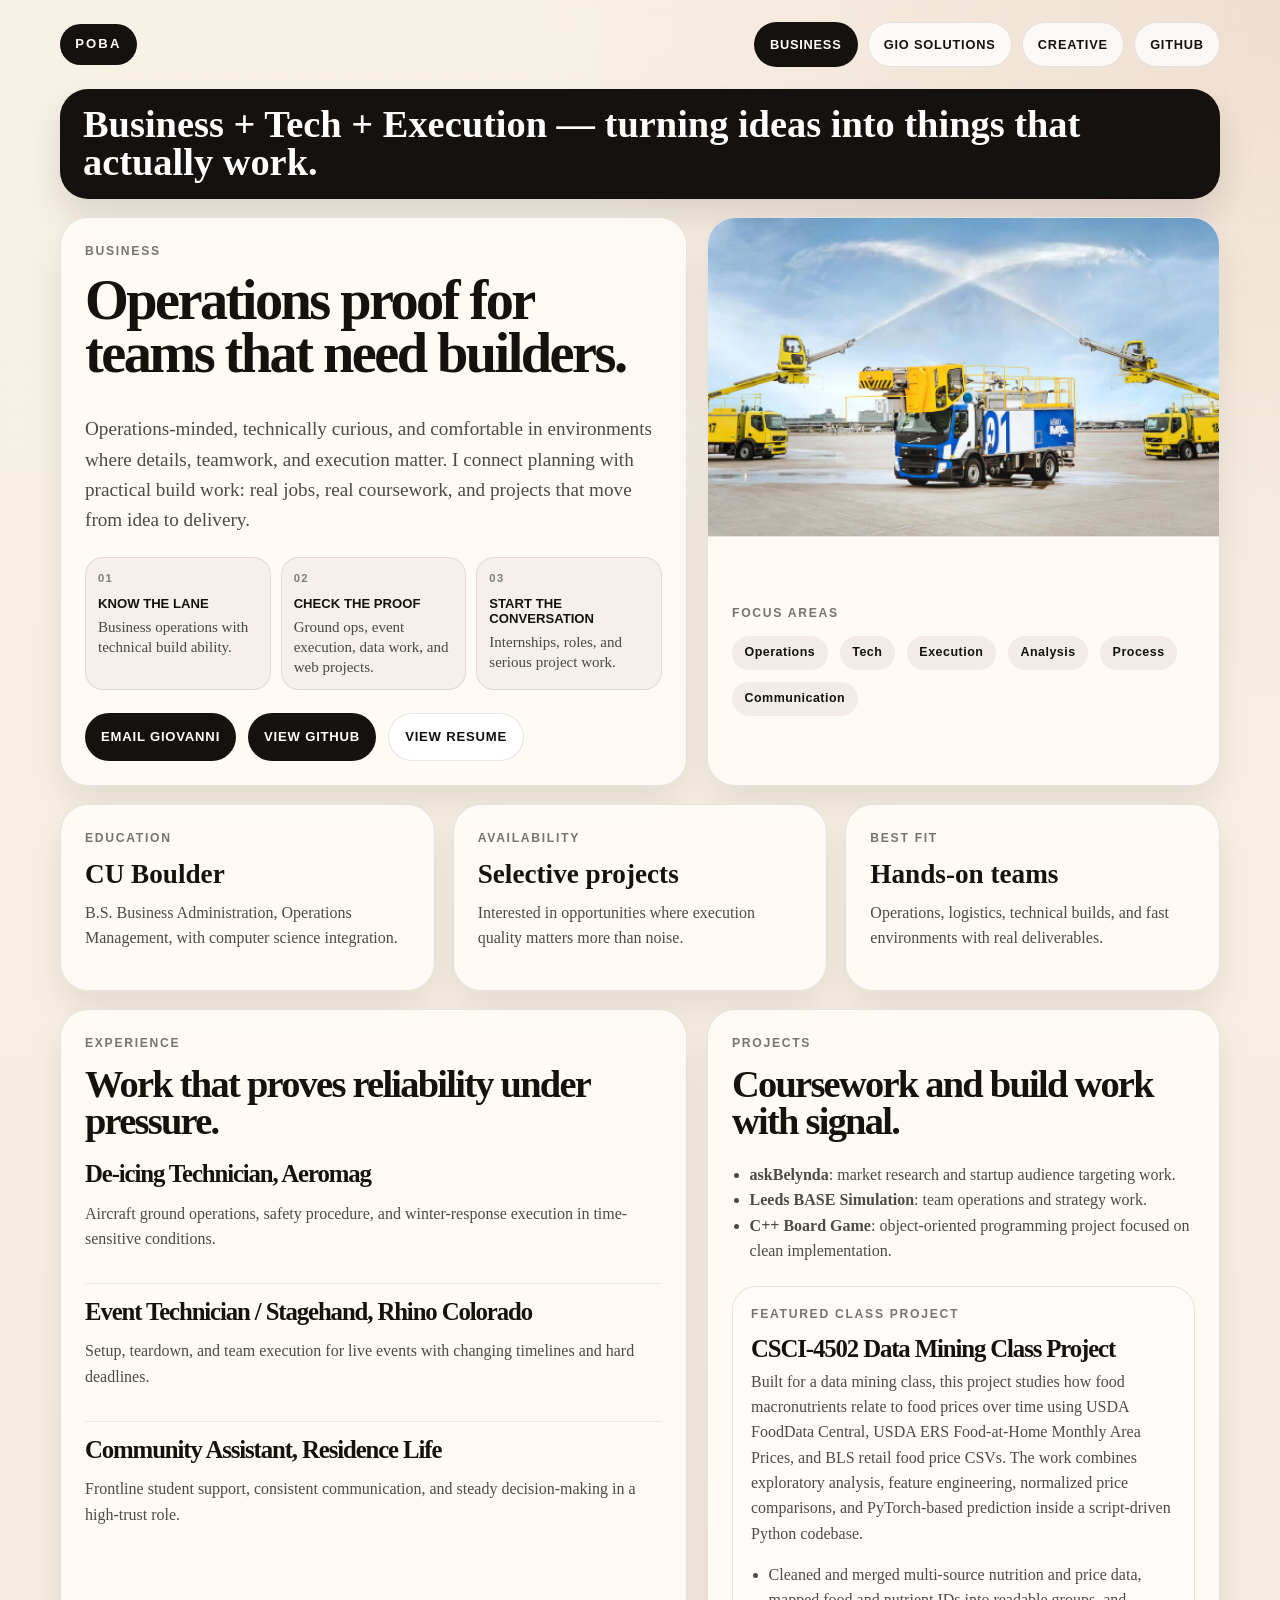
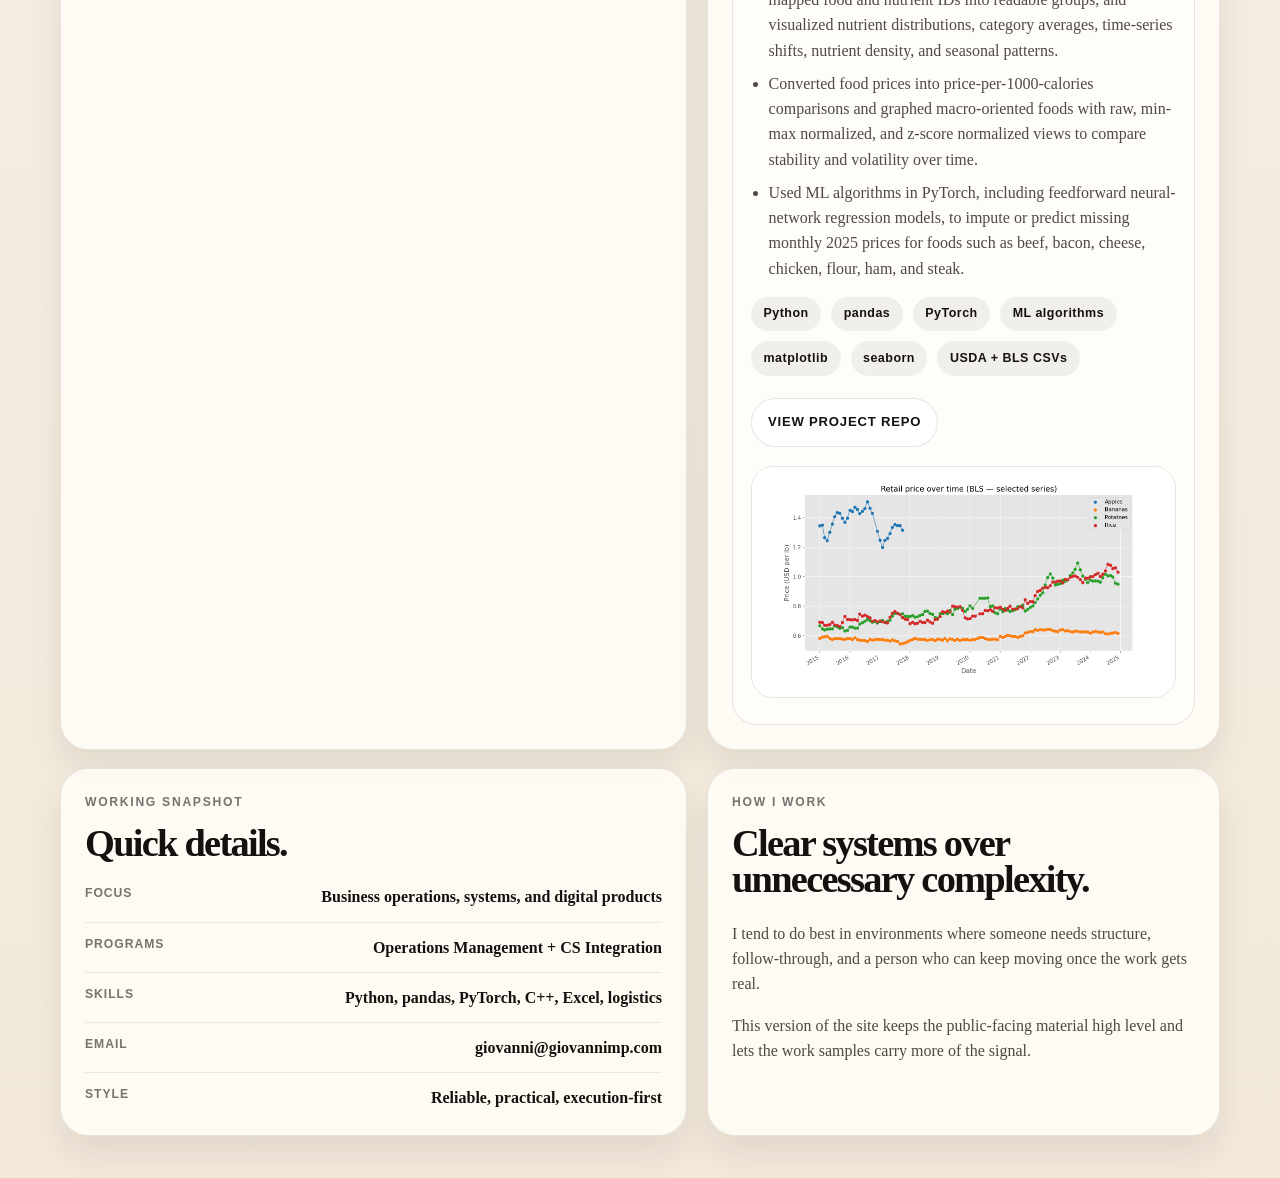
<file: business/index.html>
<!DOCTYPE html>
<html lang="en-US">

<head>
    <meta charset="utf-8">
    <meta name="viewport" content="width=device-width, initial-scale=1">
    <title>Business Experience and Operations Portfolio | Giovanni Palazzolo</title>
    <meta name="description" content="Business, tech, and execution-focused portfolio page for Giovanni Palazzolo featuring operations experience, technical projects, logistics work, and practical follow-through.">
    <meta name="author" content="Giovanni Palazzolo">
    <meta name="robots" content="index, follow, max-image-preview:large">
    <link rel="icon" href="/Assets/favicon.ico" sizes="any">
    <link rel="icon" href="/Assets/favicon-32x32.png" type="image/png" sizes="32x32">
    <link rel="apple-touch-icon" href="/Assets/apple-touch-icon.png" sizes="180x180">
    <link rel="manifest" href="/site.webmanifest">
    <meta name="theme-color" content="#050505">
    <link rel="canonical" href="https://giovannimp.com/business/">
    <meta property="og:type" content="website">
    <meta property="og:locale" content="en_US">
    <meta property="og:site_name" content="Giovanni Palazzolo Portfolio">
    <meta property="og:title" content="Business Experience and Operations Portfolio | Giovanni Palazzolo">
    <meta property="og:description" content="Business, tech, and execution-focused work from Giovanni Palazzolo across operations experience, technical projects, logistics, and practical follow-through.">
    <meta property="og:url" content="https://giovannimp.com/business/">
    <meta property="og:image" content="https://giovannimp.com/Assets/headshot.jpg">
    <meta property="og:image:alt" content="Headshot of Giovanni Palazzolo.">
    <meta name="twitter:card" content="summary_large_image">
    <meta name="twitter:title" content="Business Experience and Operations Portfolio | Giovanni Palazzolo">
    <meta name="twitter:description" content="Business, tech, and execution-focused work from Giovanni Palazzolo across operations experience, technical projects, logistics, and practical follow-through.">
    <meta name="twitter:image" content="https://giovannimp.com/Assets/headshot.jpg">
    <meta name="twitter:image:alt" content="Headshot of Giovanni Palazzolo.">
    <script async src="https://www.googletagmanager.com/gtag/js?id=G-F7PQGV9T6P"></script>
    <script defer src="../analytics.js"></script>
    <script type="application/ld+json">
        {
            "@context": "https://schema.org",
            "@graph": [
                {
                    "@type": "WebSite",
                    "@id": "https://giovannimp.com/#website",
                    "url": "https://giovannimp.com/",
                    "name": "Giovanni Palazzolo",
                    "inLanguage": "en-US"
                },
                {
                    "@type": "Person",
                    "@id": "https://giovannimp.com/#person",
                    "name": "Giovanni Palazzolo",
                    "url": "https://giovannimp.com/",
                    "image": "https://giovannimp.com/Assets/headshot.jpg",
                    "email": "giovanni@giovannimp.com",
                    "alumniOf": {
                        "@type": "CollegeOrUniversity",
                        "name": "University of Colorado Boulder"
                    }
                },
                {
                    "@type": "ProfilePage",
                    "@id": "https://giovannimp.com/business/#webpage",
                    "url": "https://giovannimp.com/business/",
                    "name": "Business Experience and Operations Portfolio | Giovanni Palazzolo",
                    "description": "Business, tech, and execution-focused work from Giovanni Palazzolo across operations experience, technical projects, logistics, and practical follow-through.",
                    "isPartOf": {
                        "@id": "https://giovannimp.com/#website"
                    },
                    "about": {
                        "@id": "https://giovannimp.com/#person"
                    },
                    "breadcrumb": {
                        "@id": "https://giovannimp.com/business/#breadcrumb"
                    },
                    "inLanguage": "en-US"
                },
                {
                    "@type": "BreadcrumbList",
                    "@id": "https://giovannimp.com/business/#breadcrumb",
                    "itemListElement": [
                        {
                            "@type": "ListItem",
                            "position": 1,
                            "name": "Home",
                            "item": "https://giovannimp.com/"
                        },
                        {
                            "@type": "ListItem",
                            "position": 2,
                            "name": "Business",
                            "item": "https://giovannimp.com/business/"
                        }
                    ]
                }
            ]
        }
    </script>
    <link rel="stylesheet" href="style.css">
</head>

<body class="business-page">
    <header class="page-header">
        <a class="brand" href="../">poba</a>
        <nav class="page-nav" aria-label="Primary">
            <a href="../business/" aria-current="page">Business</a>
            <a href="../gio-solutions/"><span class="nav-label-full">Gio Solutions</span><span class="nav-label-mobile">Solutions</span></a>
            <a href="../creative/">Creative</a>
            <a href="https://github.com/PobaG" target="_blank" rel="noreferrer">GitHub</a>
        </nav>
    </header>

    <main class="page-main">
        <section class="identity-strip" aria-label="Identity statement">
            <p>Business + Tech + Execution &mdash; turning ideas into things that actually work.</p>
        </section>

        <section class="hero-grid">
            <div class="hero-copy">
                <p class="eyebrow">Business</p>
                <h1>Operations proof for teams that need builders.</h1>
                <p class="lead">Operations-minded, technically curious, and comfortable in environments where details,
                    teamwork, and execution matter. I connect planning with practical build work: real jobs, real
                    coursework, and projects that move from idea to delivery.</p>
                <div class="funnel-steps" aria-label="Business page flow">
                    <article>
                        <span>01</span>
                        <strong>Know the lane</strong>
                        <p>Business operations with technical build ability.</p>
                    </article>
                    <article>
                        <span>02</span>
                        <strong>Check the proof</strong>
                        <p>Ground ops, event execution, data work, and web projects.</p>
                    </article>
                    <article>
                        <span>03</span>
                        <strong>Start the conversation</strong>
                        <p>Internships, roles, and serious project work.</p>
                    </article>
                </div>
                <div class="action-row">
                    <a class="button" href="mailto:giovanni@giovannimp.com">Email Giovanni</a>
                    <a class="button" href="https://github.com/PobaG" target="_blank" rel="noreferrer">View GitHub</a>
                    <a class="button button-secondary" href="../Assets/giovanni_resume.pdf" target="_blank" rel="noreferrer">View Resume</a>
                </div>
            </div>

            <aside class="summary-card">
                <img src="../Assets/deicingtruck.png" alt="Aircraft de-icing truck connected to Giovanni's work experience.">
                <div class="summary-copy">
                    <p class="card-label">Focus areas</p>
                    <div class="chip-row">
                        <span>Operations</span>
                        <span>Tech</span>
                        <span>Execution</span>
                        <span>Analysis</span>
                        <span>Process</span>
                        <span>Communication</span>
                    </div>
                </div>
            </aside>
        </section>

        <section class="stats-grid">
            <article class="stat-card">
                <p class="card-label">Education</p>
                <strong>CU Boulder</strong>
                <p>B.S. Business Administration, Operations Management, with computer science integration.</p>
            </article>
            <article class="stat-card">
                <p class="card-label">Availability</p>
                <strong>Selective projects</strong>
                <p>Interested in opportunities where execution quality matters more than noise.</p>
            </article>
            <article class="stat-card">
                <p class="card-label">Best fit</p>
                <strong>Hands-on teams</strong>
                <p>Operations, logistics, technical builds, and fast environments with real deliverables.</p>
            </article>
        </section>

        <section class="two-column">
            <div class="panel-card">
                <p class="eyebrow">Experience</p>
                <h2>Work that proves reliability under pressure.</h2>
                <div class="experience-list">
                    <article>
                        <h3>De-icing Technician, Aeromag</h3>
                        <p>Aircraft ground operations, safety procedure, and winter-response execution in time-sensitive conditions.</p>
                    </article>
                    <article>
                        <h3>Event Technician / Stagehand, Rhino Colorado</h3>
                        <p>Setup, teardown, and team execution for live events with changing timelines and hard deadlines.</p>
                    </article>
                    <article>
                        <h3>Community Assistant, Residence Life</h3>
                        <p>Frontline student support, consistent communication, and steady decision-making in a high-trust role.</p>
                    </article>
                </div>
            </div>

            <div class="panel-card">
                <p class="eyebrow">Projects</p>
                <h2>Coursework and build work with signal.</h2>
                <ul class="project-list">
                    <li><strong>askBelynda</strong>: market research and startup audience targeting work.</li>
                    <li><strong>Leeds BASE Simulation</strong>: team operations and strategy work.</li>
                    <li><strong>C++ Board Game</strong>: object-oriented programming project focused on clean implementation.</li>
                </ul>
                <article class="featured-project">
                    <p class="card-label">Featured class project</p>
                    <h3>CSCI-4502 Data Mining Class Project</h3>
                    <p>Built for a data mining class, this project studies how food macronutrients relate to food
                        prices over time using USDA FoodData Central, USDA ERS Food-at-Home Monthly Area Prices, and
                        BLS retail food price CSVs. The work combines exploratory analysis, feature engineering,
                        normalized price comparisons, and PyTorch-based prediction inside a script-driven Python
                        codebase.</p>
                    <ul class="project-highlights">
                        <li>Cleaned and merged multi-source nutrition and price data, mapped food and nutrient IDs
                            into readable groups, and visualized nutrient distributions, category averages,
                            time-series shifts, nutrient density, and seasonal patterns.</li>
                        <li>Converted food prices into price-per-1000-calories comparisons and graphed macro-oriented
                            foods with raw, min-max normalized, and z-score normalized views to compare stability and
                            volatility over time.</li>
                        <li>Used ML algorithms in PyTorch, including feedforward neural-network regression models, to
                            impute or predict missing monthly 2025 prices for foods such as beef, bacon, cheese,
                            chicken, flour, ham, and steak.</li>
                    </ul>
                    <div class="chip-row project-stack" aria-label="Data mining project tools">
                        <span>Python</span>
                        <span>pandas</span>
                        <span>PyTorch</span>
                        <span>ML algorithms</span>
                        <span>matplotlib</span>
                        <span>seaborn</span>
                        <span>USDA + BLS CSVs</span>
                    </div>
                    <div class="action-row">
                        <a class="button button-secondary" href="https://github.com/C0deEnthusiast/CSCI-4502-Data-Mining-Project" target="_blank" rel="noreferrer">View Project Repo</a>
                    </div>
                    <img class="project-graphic" src="../Assets/bls_prices_plot.png" alt="Retail food price trend chart from the CSCI-4502 data mining project.">
                </article>
            </div>
        </section>

        <section class="resume-panel">
            <div class="panel-card">
                <p class="eyebrow">Working Snapshot</p>
                <h2>Quick details.</h2>
                <div class="details-list">
                    <div><span>Focus</span><strong>Business operations, systems, and digital products</strong></div>
                    <div><span>Programs</span><strong>Operations Management + CS Integration</strong></div>
                    <div><span>Skills</span><strong>Python, pandas, PyTorch, C++, Excel, logistics</strong></div>
                    <div><span>Email</span><strong><a href="mailto:giovanni@giovannimp.com">giovanni@giovannimp.com</a></strong></div>
                    <div><span>Style</span><strong>Reliable, practical, execution-first</strong></div>
                </div>
            </div>
            <div class="panel-card">
                <p class="eyebrow">How I Work</p>
                <h2>Clear systems over unnecessary complexity.</h2>
                <p>I tend to do best in environments where someone needs structure, follow-through, and a person who
                    can keep moving once the work gets real.</p>
                <p>This version of the site keeps the public-facing material high level and lets the work samples carry
                    more of the signal.</p>
            </div>
        </section>
    </main>
</body>

</html>
</file>
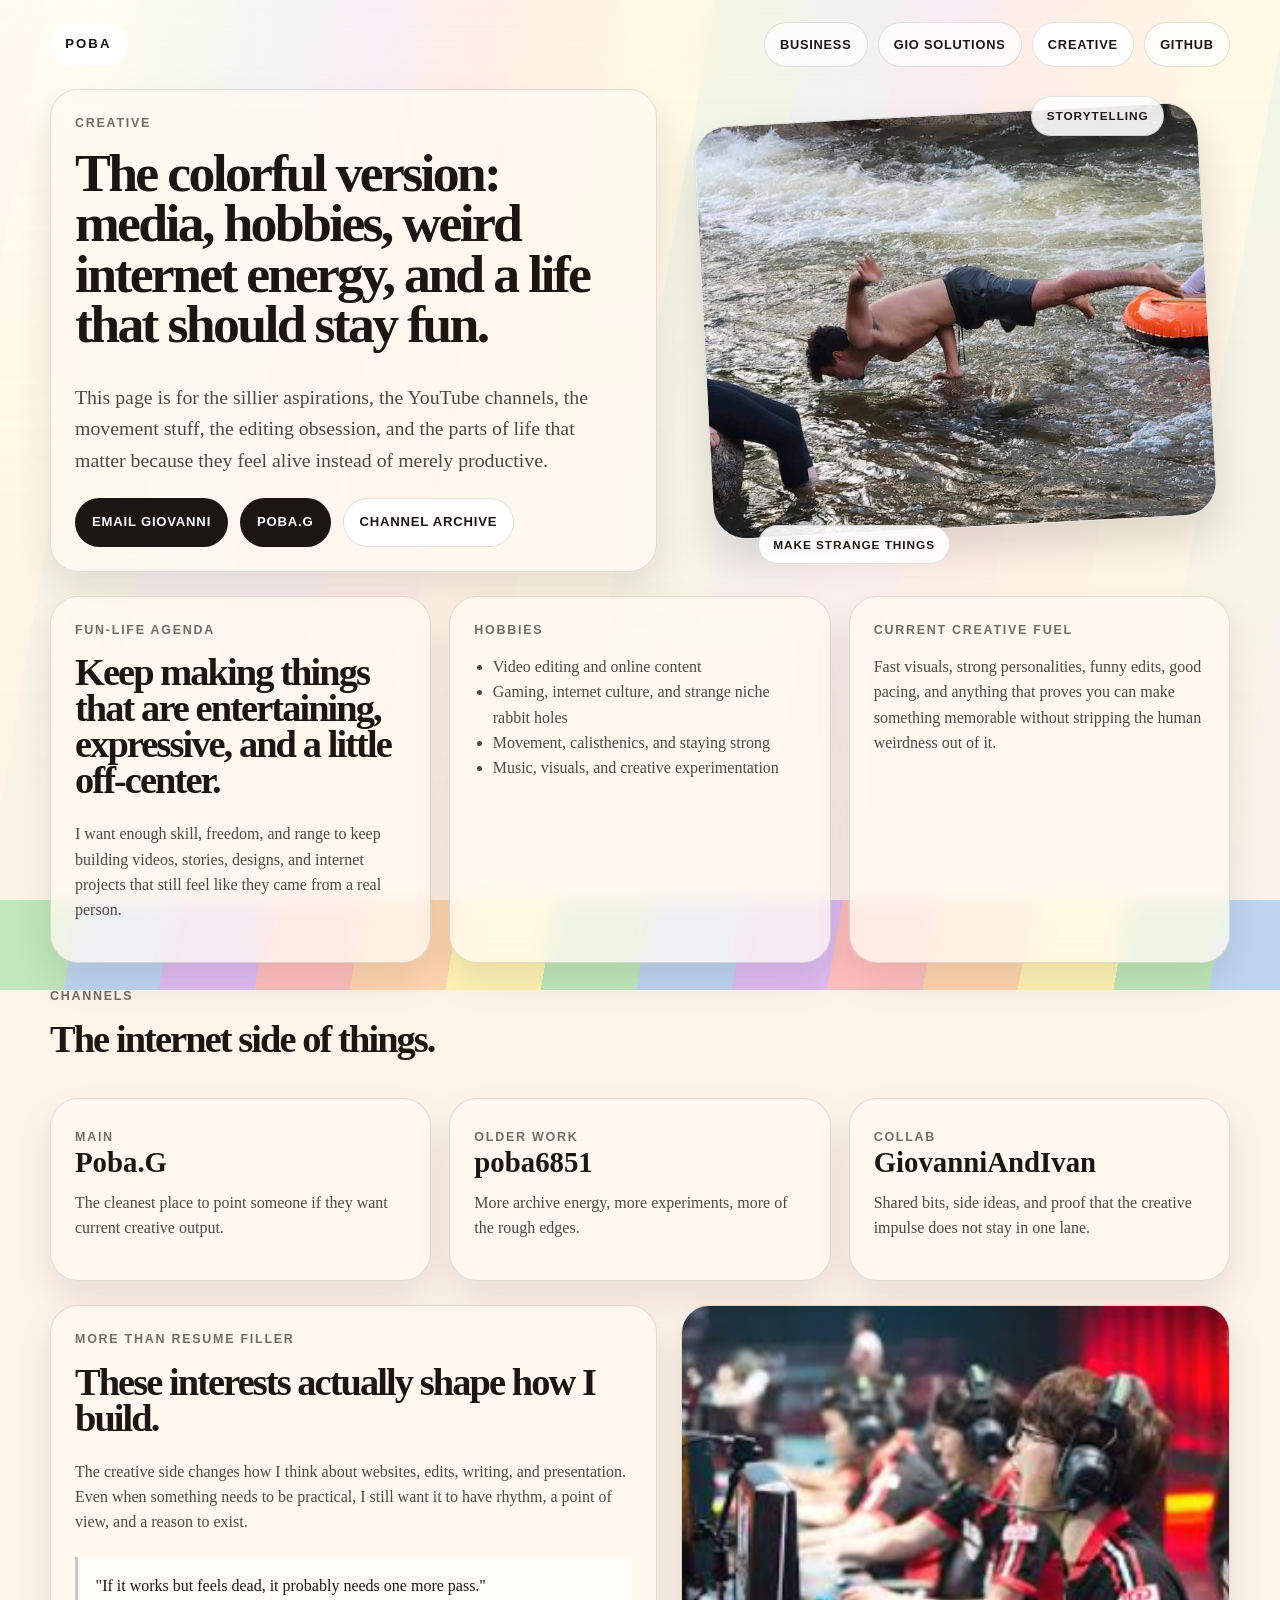
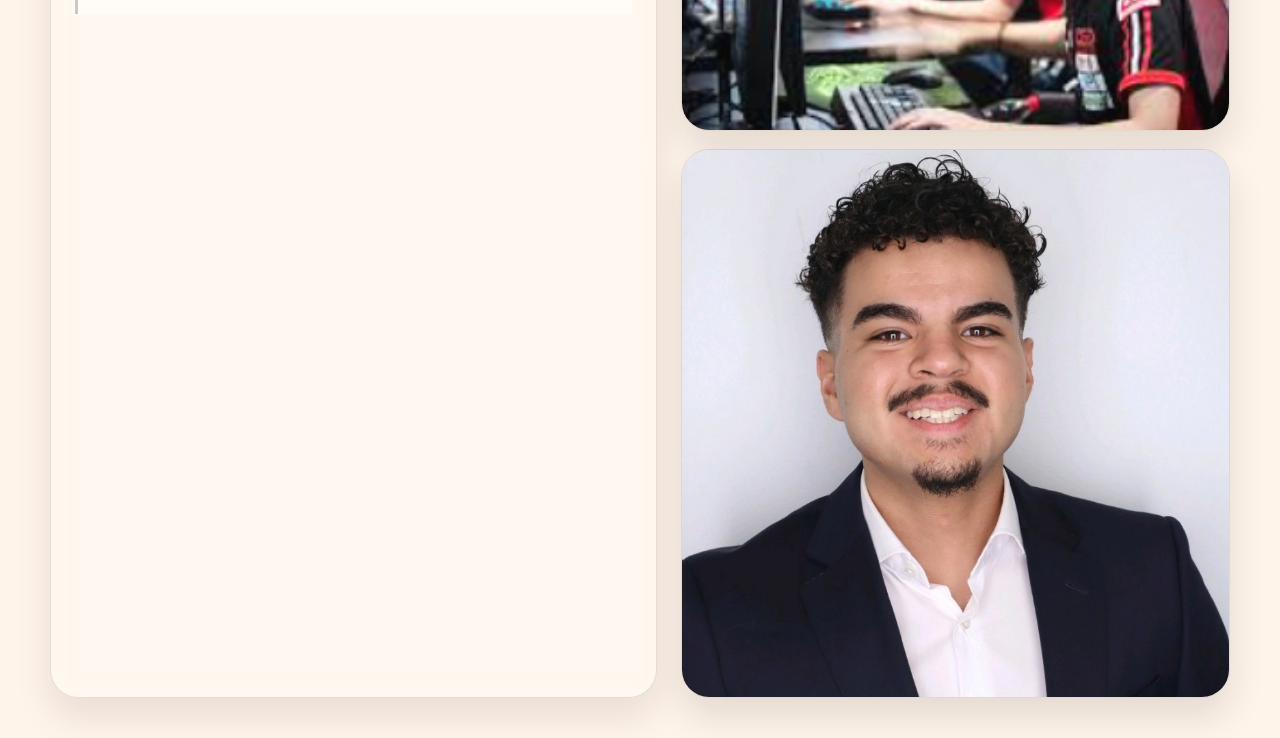
<file: creative/index.html>
<!DOCTYPE html>
<html lang="en-US">

<head>
    <meta charset="utf-8">
    <meta name="viewport" content="width=device-width, initial-scale=1">
    <title>Creative Work, Media, and Personal Projects | Giovanni Palazzolo</title>
    <meta name="description" content="Creative portfolio from Giovanni Palazzolo covering video editing, media experiments, movement, internet projects, and YouTube channels.">
    <meta name="author" content="Giovanni Palazzolo">
    <meta name="robots" content="index, follow, max-image-preview:large">
    <link rel="icon" href="/Assets/favicon.ico" sizes="any">
    <link rel="icon" href="/Assets/favicon-32x32.png" type="image/png" sizes="32x32">
    <link rel="apple-touch-icon" href="/Assets/apple-touch-icon.png" sizes="180x180">
    <link rel="manifest" href="/site.webmanifest">
    <meta name="theme-color" content="#050505">
    <link rel="canonical" href="https://giovannimp.com/creative/">
    <meta property="og:type" content="website">
    <meta property="og:locale" content="en_US">
    <meta property="og:site_name" content="Giovanni Palazzolo Portfolio">
    <meta property="og:title" content="Creative Work, Media, and Personal Projects | Giovanni Palazzolo">
    <meta property="og:description" content="Creative work, media experiments, movement, and internet projects from Giovanni Palazzolo.">
    <meta property="og:url" content="https://giovannimp.com/creative/">
    <meta property="og:image" content="https://giovannimp.com/Assets/headshot.jpg">
    <meta property="og:image:alt" content="Headshot of Giovanni Palazzolo.">
    <meta name="twitter:card" content="summary_large_image">
    <meta name="twitter:title" content="Creative Work, Media, and Personal Projects | Giovanni Palazzolo">
    <meta name="twitter:description" content="Creative work, media experiments, movement, and internet projects from Giovanni Palazzolo.">
    <meta name="twitter:image" content="https://giovannimp.com/Assets/headshot.jpg">
    <meta name="twitter:image:alt" content="Headshot of Giovanni Palazzolo.">
    <script async src="https://www.googletagmanager.com/gtag/js?id=G-F7PQGV9T6P"></script>
    <script defer src="../analytics.js"></script>
    <script type="application/ld+json">
        {
            "@context": "https://schema.org",
            "@graph": [
                {
                    "@type": "WebSite",
                    "@id": "https://giovannimp.com/#website",
                    "url": "https://giovannimp.com/",
                    "name": "Giovanni Palazzolo",
                    "inLanguage": "en-US"
                },
                {
                    "@type": "Person",
                    "@id": "https://giovannimp.com/#person",
                    "name": "Giovanni Palazzolo",
                    "url": "https://giovannimp.com/",
                    "image": "https://giovannimp.com/Assets/headshot.jpg",
                    "email": "giovanni@giovannimp.com",
                    "sameAs": [
                        "https://www.youtube.com/@poba.g",
                        "https://www.youtube.com/@poba6851",
                        "https://www.youtube.com/@GiovanniAndIvan/videos"
                    ]
                },
                {
                    "@type": "CollectionPage",
                    "@id": "https://giovannimp.com/creative/#webpage",
                    "url": "https://giovannimp.com/creative/",
                    "name": "Creative Work, Media, and Personal Projects | Giovanni Palazzolo",
                    "description": "Creative work, media experiments, movement, and internet projects from Giovanni Palazzolo.",
                    "isPartOf": {
                        "@id": "https://giovannimp.com/#website"
                    },
                    "about": {
                        "@id": "https://giovannimp.com/#person"
                    },
                    "breadcrumb": {
                        "@id": "https://giovannimp.com/creative/#breadcrumb"
                    },
                    "inLanguage": "en-US"
                },
                {
                    "@type": "BreadcrumbList",
                    "@id": "https://giovannimp.com/creative/#breadcrumb",
                    "itemListElement": [
                        {
                            "@type": "ListItem",
                            "position": 1,
                            "name": "Home",
                            "item": "https://giovannimp.com/"
                        },
                        {
                            "@type": "ListItem",
                            "position": 2,
                            "name": "Creative",
                            "item": "https://giovannimp.com/creative/"
                        }
                    ]
                }
            ]
        }
    </script>
    <link rel="stylesheet" href="style.css">
</head>

<body class="creative-page">
    <header class="page-header">
        <a class="brand" href="../">poba</a>
        <nav class="page-nav" aria-label="Primary">
            <a href="../business/">Business</a>
            <a href="../gio-solutions/"><span class="nav-label-full">Gio Solutions</span><span class="nav-label-mobile">Solutions</span></a>
            <a href="../creative/" aria-current="page">Creative</a>
            <a href="https://github.com/PobaG" target="_blank" rel="noreferrer">GitHub</a>
        </nav>
    </header>

    <main class="page-main">
        <section class="hero-grid">
            <div class="hero-copy">
                <p class="eyebrow">Creative</p>
                <h1>The colorful version: media, hobbies, weird internet energy, and a life that should stay fun.</h1>
                <p class="lead">This page is for the sillier aspirations, the YouTube channels, the movement stuff, the
                    editing obsession, and the parts of life that matter because they feel alive instead of merely
                    productive.</p>
                <div class="action-row">
                    <a class="button" href="mailto:giovanni@giovannimp.com">Email Giovanni</a>
                    <a class="button" href="https://www.youtube.com/@poba.g" target="_blank" rel="noreferrer">Poba.G</a>
                    <a class="button button-secondary" href="https://www.youtube.com/@GiovanniAndIvan/videos" target="_blank" rel="noreferrer">Channel Archive</a>
                </div>
            </div>

            <div class="hero-collage">
                <img class="hero-photo hero-photo-main" src="../Assets/calisthenics.jpg" alt="Giovanni performing a one-arm elbow lever outdoors.">
                <div class="sticker sticker-top">storytelling</div>
                <div class="sticker sticker-bottom">make strange things</div>
            </div>
        </section>

        <section class="panel-grid">
            <article class="panel-card">
                <p class="card-label">Fun-life agenda</p>
                <h2>Keep making things that are entertaining, expressive, and a little off-center.</h2>
                <p>I want enough skill, freedom, and range to keep building videos, stories, designs, and internet
                    projects that still feel like they came from a real person.</p>
            </article>

            <article class="panel-card">
                <p class="card-label">Hobbies</p>
                <ul>
                    <li>Video editing and online content</li>
                    <li>Gaming, internet culture, and strange niche rabbit holes</li>
                    <li>Movement, calisthenics, and staying strong</li>
                    <li>Music, visuals, and creative experimentation</li>
                </ul>
            </article>

            <article class="panel-card">
                <p class="card-label">Current creative fuel</p>
                <p>Fast visuals, strong personalities, funny edits, good pacing, and anything that proves you can make
                    something memorable without stripping the human weirdness out of it.</p>
            </article>
        </section>

        <section class="channels-section">
            <div class="section-heading">
                <p class="eyebrow">Channels</p>
                <h2>The internet side of things.</h2>
            </div>
            <div class="channels-grid">
                <a class="channel-card" href="https://www.youtube.com/@poba.g" target="_blank" rel="noreferrer">
                    <span class="card-label">Main</span>
                    <strong>Poba.G</strong>
                    <p>The cleanest place to point someone if they want current creative output.</p>
                </a>
                <a class="channel-card" href="https://www.youtube.com/@poba6851" target="_blank" rel="noreferrer">
                    <span class="card-label">Older work</span>
                    <strong>poba6851</strong>
                    <p>More archive energy, more experiments, more of the rough edges.</p>
                </a>
                <a class="channel-card" href="https://www.youtube.com/@GiovanniAndIvan/videos" target="_blank" rel="noreferrer">
                    <span class="card-label">Collab</span>
                    <strong>GiovanniAndIvan</strong>
                    <p>Shared bits, side ideas, and proof that the creative impulse does not stay in one lane.</p>
                </a>
            </div>
        </section>

        <section class="split-section">
            <div class="split-copy">
                <p class="eyebrow">More Than Resume Filler</p>
                <h2>These interests actually shape how I build.</h2>
                <p>The creative side changes how I think about websites, edits, writing, and presentation. Even when
                    something needs to be practical, I still want it to have rhythm, a point of view, and a reason to
                    exist.</p>
                <blockquote>"If it works but feels dead, it probably needs one more pass."</blockquote>
            </div>
            <div class="split-media">
                <img src="../Assets/esports.png" alt="Gaming-themed portrait of Giovanni.">
                <img src="../Assets/headshot.jpg" alt="Portrait of Giovanni.">
            </div>
        </section>
    </main>
</body>

</html>
</file>
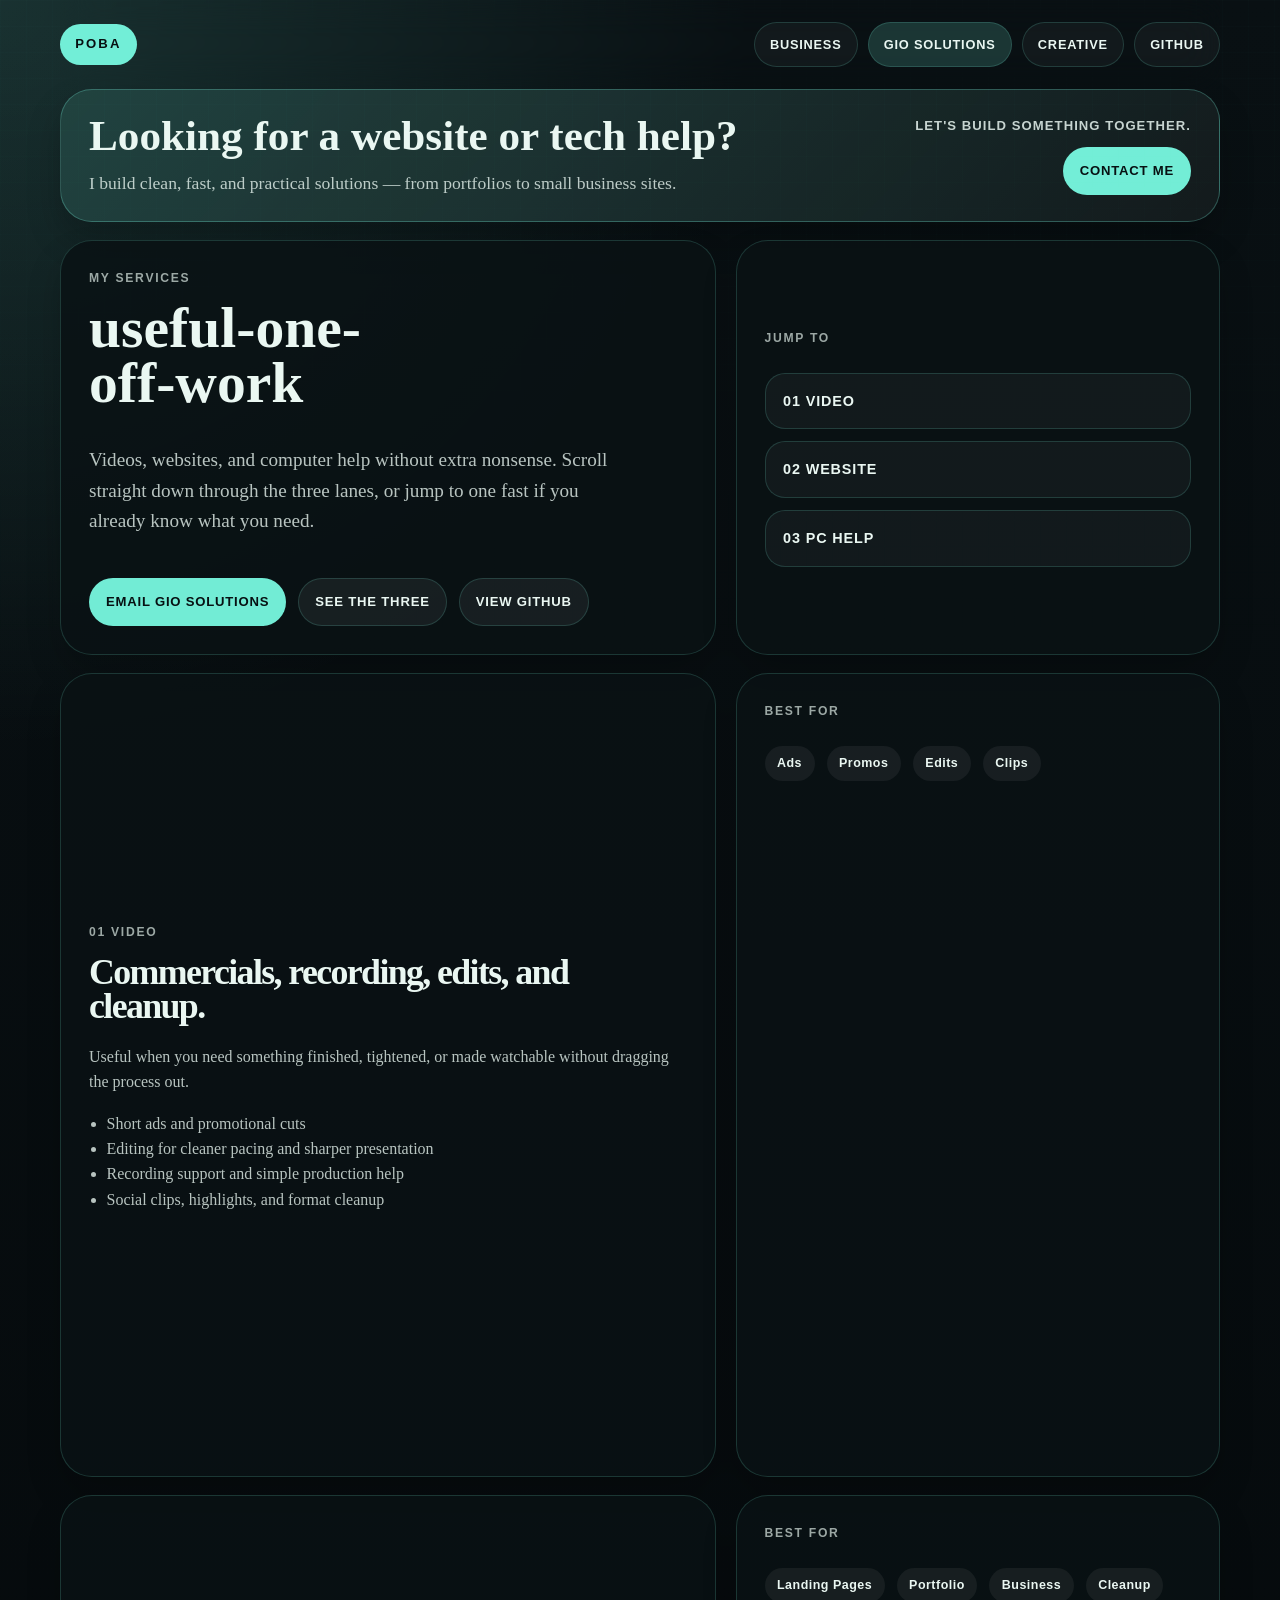
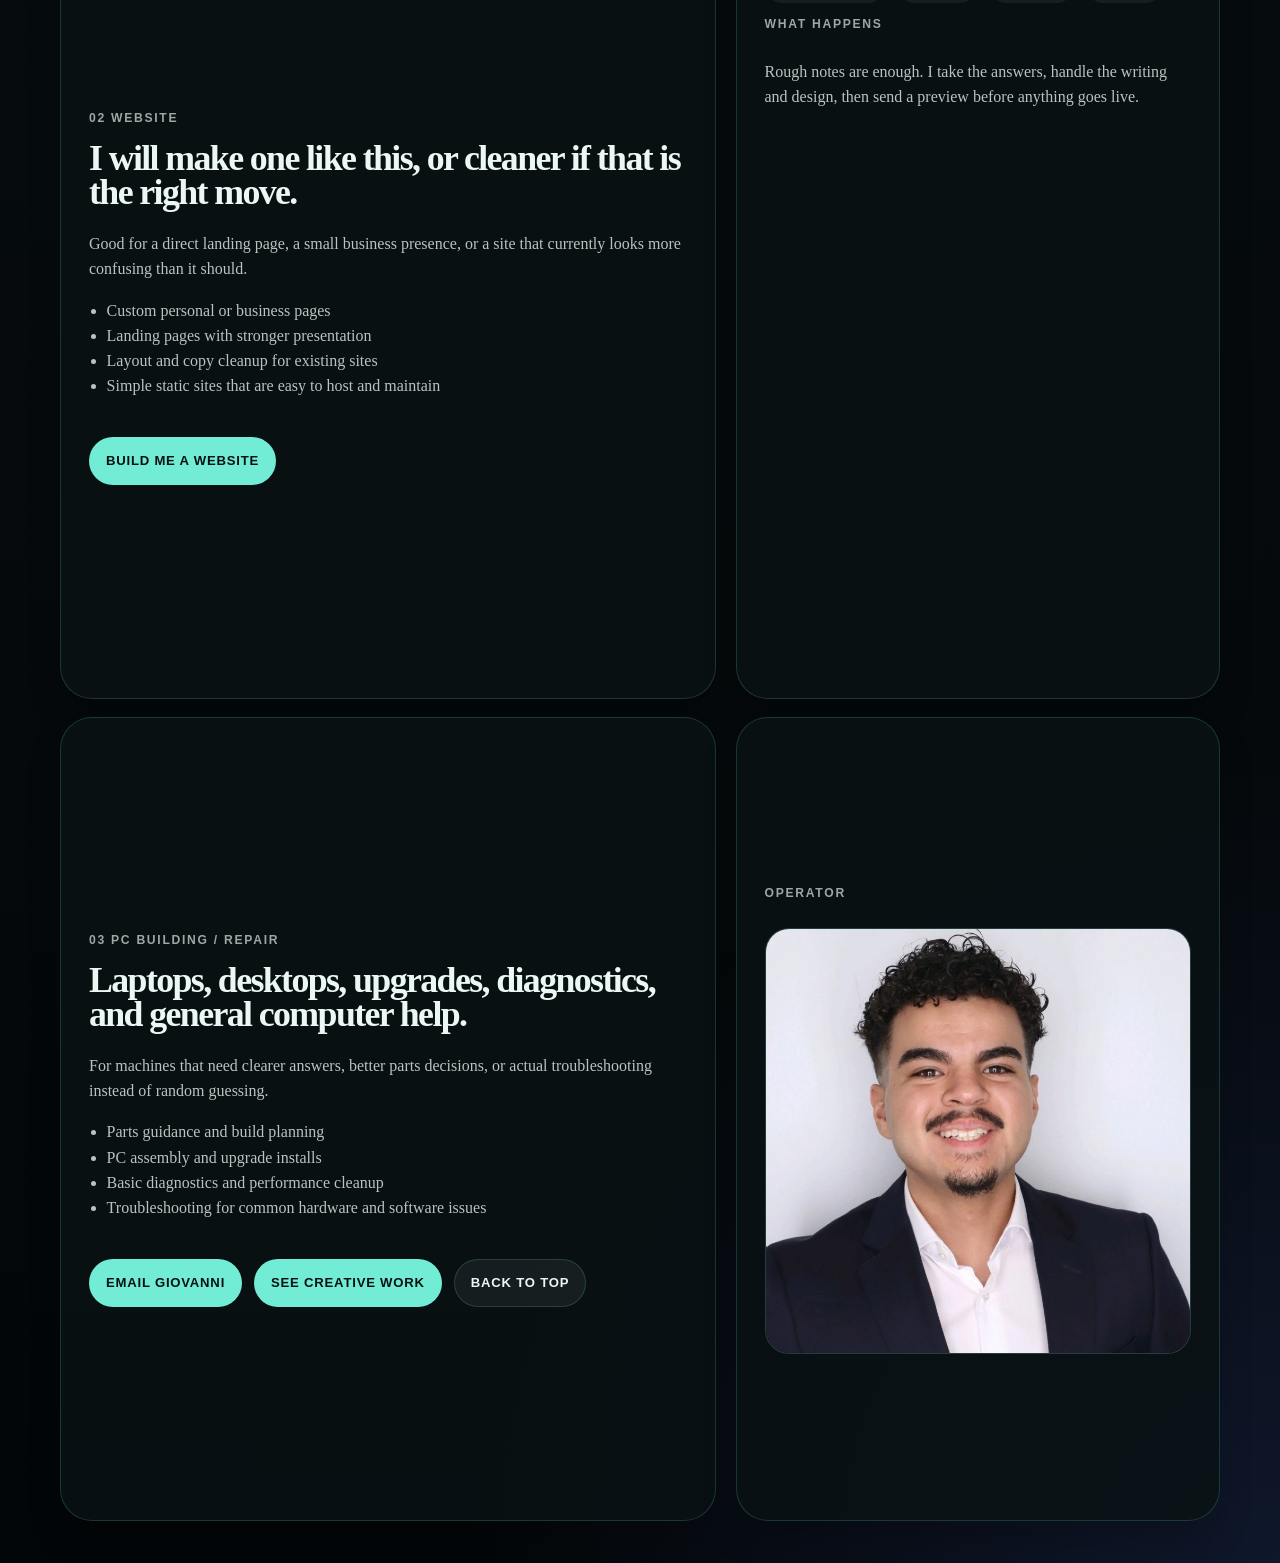
<file: gio-solutions/index.html>
<!DOCTYPE html>
<html lang="en-US">

<head>
    <meta charset="utf-8">
    <meta name="viewport" content="width=device-width, initial-scale=1">
    <title>Gio Solutions | Video, Websites, and Computer Help</title>
    <meta name="description" content="Gio Solutions offers video editing, website builds, and practical computer help from Giovanni Palazzolo.">
    <meta name="author" content="Giovanni Palazzolo">
    <meta name="robots" content="index, follow, max-image-preview:large">
    <link rel="icon" href="/Assets/favicon.ico" sizes="any">
    <link rel="icon" href="/Assets/favicon-32x32.png" type="image/png" sizes="32x32">
    <link rel="apple-touch-icon" href="/Assets/apple-touch-icon.png" sizes="180x180">
    <link rel="manifest" href="/site.webmanifest">
    <meta name="theme-color" content="#050505">
    <link rel="canonical" href="https://giovannimp.com/gio-solutions/">
    <meta property="og:type" content="website">
    <meta property="og:locale" content="en_US">
    <meta property="og:site_name" content="Giovanni Palazzolo Portfolio">
    <meta property="og:title" content="Gio Solutions | Video, Websites, and Computer Help">
    <meta property="og:description" content="Video editing, website builds, and practical computer help from Giovanni Palazzolo through Gio Solutions.">
    <meta property="og:url" content="https://giovannimp.com/gio-solutions/">
    <meta property="og:image" content="https://giovannimp.com/Assets/headshot.jpg">
    <meta property="og:image:alt" content="Headshot of Giovanni Palazzolo.">
    <meta name="twitter:card" content="summary_large_image">
    <meta name="twitter:title" content="Gio Solutions | Video, Websites, and Computer Help">
    <meta name="twitter:description" content="Video editing, website builds, and practical computer help from Giovanni Palazzolo through Gio Solutions.">
    <meta name="twitter:image" content="https://giovannimp.com/Assets/headshot.jpg">
    <meta name="twitter:image:alt" content="Headshot of Giovanni Palazzolo.">
    <script async src="https://www.googletagmanager.com/gtag/js?id=G-F7PQGV9T6P"></script>
    <script defer src="../analytics.js"></script>
    <script type="application/ld+json">
        {
            "@context": "https://schema.org",
            "@graph": [
                {
                    "@type": "WebSite",
                    "@id": "https://giovannimp.com/#website",
                    "url": "https://giovannimp.com/",
                    "name": "Giovanni Palazzolo",
                    "inLanguage": "en-US"
                },
                {
                    "@type": "Person",
                    "@id": "https://giovannimp.com/#person",
                    "name": "Giovanni Palazzolo",
                    "url": "https://giovannimp.com/",
                    "image": "https://giovannimp.com/Assets/headshot.jpg",
                    "email": "giovanni@giovannimp.com"
                },
                {
                    "@type": "WebPage",
                    "@id": "https://giovannimp.com/gio-solutions/#webpage",
                    "url": "https://giovannimp.com/gio-solutions/",
                    "name": "Gio Solutions | Video, Websites, and Computer Help",
                    "description": "Video editing, website builds, and practical computer help from Giovanni Palazzolo through Gio Solutions.",
                    "isPartOf": {
                        "@id": "https://giovannimp.com/#website"
                    },
                    "about": {
                        "@id": "https://giovannimp.com/#person"
                    },
                    "breadcrumb": {
                        "@id": "https://giovannimp.com/gio-solutions/#breadcrumb"
                    },
                    "inLanguage": "en-US"
                },
                {
                    "@type": "Service",
                    "@id": "https://giovannimp.com/gio-solutions/#service",
                    "name": "Gio Solutions",
                    "url": "https://giovannimp.com/gio-solutions/",
                    "description": "Video editing, website builds, and practical computer help from Giovanni Palazzolo.",
                    "provider": {
                        "@id": "https://giovannimp.com/#person"
                    },
                    "hasOfferCatalog": {
                        "@type": "OfferCatalog",
                        "name": "Gio Solutions Services",
                        "itemListElement": [
                            {
                                "@type": "Offer",
                                "itemOffered": {
                                    "@type": "Service",
                                    "name": "Video editing and production help",
                                    "description": "Commercials, promotional cuts, recording support, and social clips."
                                }
                            },
                            {
                                "@type": "Offer",
                                "itemOffered": {
                                    "@type": "Service",
                                    "name": "Website design and landing pages",
                                    "description": "Custom personal sites, small business websites, and presentation cleanup."
                                }
                            },
                            {
                                "@type": "Offer",
                                "itemOffered": {
                                    "@type": "Service",
                                    "name": "Computer help and PC troubleshooting",
                                    "description": "Build planning, upgrades, diagnostics, and common hardware or software troubleshooting."
                                }
                            }
                        ]
                    }
                },
                {
                    "@type": "BreadcrumbList",
                    "@id": "https://giovannimp.com/gio-solutions/#breadcrumb",
                    "itemListElement": [
                        {
                            "@type": "ListItem",
                            "position": 1,
                            "name": "Home",
                            "item": "https://giovannimp.com/"
                        },
                        {
                            "@type": "ListItem",
                            "position": 2,
                            "name": "Gio Solutions",
                            "item": "https://giovannimp.com/gio-solutions/"
                        }
                    ]
                }
            ]
        }
    </script>
    <link rel="stylesheet" href="style.css">
</head>

<body class="solutions-page">
    <header class="page-header">
        <a class="brand" href="../">poba</a>
        <nav class="page-nav" aria-label="Primary">
            <a href="../business/">Business</a>
            <a href="../gio-solutions/" aria-current="page"><span class="nav-label-full">Gio Solutions</span><span class="nav-label-mobile">Solutions</span></a>
            <a href="../creative/">Creative</a>
            <a href="https://github.com/PobaG" target="_blank" rel="noreferrer">GitHub</a>
        </nav>
    </header>

    <main class="page-main">
        <section class="top-cta" id="top" aria-label="Gio Solutions contact">
            <div class="top-cta-copy">
                <h1>Looking for a website or tech help?</h1>
                <p>I build clean, fast, and practical solutions &mdash; from portfolios to small business sites.</p>
            </div>
            <div class="top-cta-action">
                <p>Let's build something together.</p>
                <a class="button" href="mailto:giovanni@giovannimp.com">Contact Me</a>
            </div>
        </section>

        <section class="hero-panel" aria-labelledby="services-title">
            <div class="hero-copy">
                <p class="eyebrow">My Services</p>
                <h2 class="hero-title" id="services-title"><span>useful-one-off-work</span></h2>
                <p class="lead">Videos, websites, and computer help without extra nonsense. Scroll straight down through the three lanes, or jump to one fast if you already know what you need.</p>
                <div class="action-row">
                    <a class="button" href="mailto:giovanni@giovannimp.com">Email Gio Solutions</a>
                    <a class="button button-secondary" href="#video" data-scroll-link="true"
                        data-analytics-event="solutions_jump_click" data-analytics-label="see_the_three"
                        data-analytics-section="hero">See The Three</a>
                    <a class="button button-secondary" href="https://github.com/PobaG" target="_blank" rel="noreferrer">View GitHub</a>
                </div>
            </div>

            <aside class="jump-nav" aria-label="Section jump links">
                <p class="card-label">Jump to</p>
                    <a href="#video" data-scroll-link="true" data-analytics-event="solutions_jump_click"
                        data-analytics-label="video" data-analytics-section="jump_nav">01 Video</a>
                    <a href="#web" data-scroll-link="true" data-analytics-event="solutions_jump_click"
                        data-analytics-label="website" data-analytics-section="jump_nav">02 Website</a>
                    <a href="#pc" data-scroll-link="true" data-analytics-event="solutions_jump_click"
                        data-analytics-label="pc_help" data-analytics-section="jump_nav">03 PC Help</a>
            </aside>
        </section>

        <section class="service-panel" id="video">
            <div class="service-panel-copy">
                <p class="eyebrow">01 Video</p>
                <h2>Commercials, recording, edits, and cleanup.</h2>
                <p>Useful when you need something finished, tightened, or made watchable without dragging the process out.</p>
                <ul>
                    <li>Short ads and promotional cuts</li>
                    <li>Editing for cleaner pacing and sharper presentation</li>
                    <li>Recording support and simple production help</li>
                    <li>Social clips, highlights, and format cleanup</li>
                </ul>
            </div>
            <div class="service-panel-side">
                <p class="card-label">Best for</p>
                <div class="hero-badges">
                    <span>Ads</span>
                    <span>Promos</span>
                    <span>Edits</span>
                    <span>Clips</span>
                </div>
            </div>
        </section>

        <section class="service-panel" id="web">
            <div class="service-panel-copy">
                <p class="eyebrow">02 Website</p>
                <h2>I will make one like this, or cleaner if that is the right move.</h2>
                <p>Good for a direct landing page, a small business presence, or a site that currently looks more confusing than it should.</p>
                <ul>
                    <li>Custom personal or business pages</li>
                    <li>Landing pages with stronger presentation</li>
                    <li>Layout and copy cleanup for existing sites</li>
                    <li>Simple static sites that are easy to host and maintain</li>
                </ul>
                <div class="action-row">
                    <button class="button" type="button" data-open-website-form="true" aria-haspopup="dialog" aria-controls="website-intake-modal">Build Me A Website</button>
                </div>
            </div>
            <div class="service-panel-side">
                <p class="card-label">Best for</p>
                <div class="hero-badges">
                    <span>Landing Pages</span>
                    <span>Portfolio</span>
                    <span>Business</span>
                    <span>Cleanup</span>
                </div>
                <p class="card-label">What happens</p>
                <p>Rough notes are enough. I take the answers, handle the writing and design, then send a preview before anything goes live.</p>
            </div>
            <div class="service-intake-modal" id="website-intake-modal" hidden>
                <button class="service-intake-backdrop" type="button" data-close-website-form="true" aria-label="Close website form"></button>
                <div class="service-intake" role="dialog" aria-modal="true" aria-labelledby="website-intake-title">
                    <div class="service-intake-header">
                        <div class="service-intake-heading">
                            <p class="eyebrow">Website Intake</p>
                            <h3 id="website-intake-title">Fill this out once. I will turn it into the site.</h3>
                            <p>You do not need polished copy. Short answers, bullets, and half-finished thoughts are fine.</p>
                        </div>
                        <button class="button button-secondary modal-close" type="button" data-close-website-form="true">Close</button>
                    </div>
                    <form class="website-intake-form" id="website-intake-form" action="https://formspree.io/f/xdappwey" method="POST">
                        <input type="hidden" name="project_type" value="Website">
                        <fieldset class="form-section">
                            <legend>Section 1 - Basic Info</legend>
                            <p class="form-section-copy">Keep this brain-dead simple.</p>
                            <div class="form-grid">
                                <label class="form-field">
                                    <span>Business Name</span>
                                    <input type="text" name="business_name" autocomplete="organization" placeholder="Example Auto Repair">
                                </label>
                                <label class="form-field">
                                    <span>Your Name</span>
                                    <input type="text" name="name" autocomplete="name" required placeholder="Your name">
                                </label>
                                <label class="form-field">
                                    <span>Phone Number</span>
                                    <input type="tel" name="phone_number" autocomplete="tel" placeholder="(555) 555-5555">
                                </label>
                                <label class="form-field">
                                    <span>Email Address</span>
                                    <input type="email" name="email" autocomplete="email" required placeholder="you@example.com">
                                    <span class="field-error" data-intake-error="email" aria-live="polite"></span>
                                </label>
                            </div>
                        </fieldset>

                        <fieldset class="form-section">
                            <legend>Section 2 - What Do You Do?</legend>
                            <p class="form-section-copy">Do not overthink it. Bullet points are perfect.</p>
                            <label class="form-field form-field-full">
                                <span>What services do you offer?</span>
                                <textarea name="services_offered" rows="5" placeholder="- Oil changes&#10;- Brake repair&#10;- Mobile detailing"></textarea>
                            </label>
                        </fieldset>

                        <fieldset class="form-section">
                            <legend>Section 3 - Main Goal</legend>
                            <p class="form-section-copy">This tells me how to design the site.</p>
                            <div class="choice-grid">
                                <label class="choice-chip">
                                    <input type="checkbox" name="main_goal" value="Get more customers">
                                    <span>Get more customers</span>
                                </label>
                                <label class="choice-chip">
                                    <input type="checkbox" name="main_goal" value="Look professional">
                                    <span>Look professional</span>
                                </label>
                                <label class="choice-chip">
                                    <input type="checkbox" name="main_goal" value="Show your work">
                                    <span>Show your work</span>
                                </label>
                                <label class="choice-chip">
                                    <input type="checkbox" name="main_goal" value="Other">
                                    <span>Other</span>
                                </label>
                            </div>
                            <label class="form-field form-field-full">
                                <span>Other goal</span>
                                <input type="text" name="main_goal_other" placeholder="If there is another goal, drop it here">
                            </label>
                        </fieldset>

                        <fieldset class="form-section">
                            <legend>Section 4 - Contact Preferences</legend>
                            <p class="form-section-copy">This directly powers the CTA.</p>
                            <div class="choice-grid">
                                <label class="choice-chip">
                                    <input type="checkbox" name="contact_method" value="Phone call">
                                    <span>Phone call</span>
                                </label>
                                <label class="choice-chip">
                                    <input type="checkbox" name="contact_method" value="Text">
                                    <span>Text</span>
                                </label>
                                <label class="choice-chip">
                                    <input type="checkbox" name="contact_method" value="Email">
                                    <span>Email</span>
                                </label>
                                <label class="choice-chip">
                                    <input type="checkbox" name="contact_method" value="Website form">
                                    <span>Website form</span>
                                </label>
                            </div>
                            <div class="form-grid">
                                <label class="form-field">
                                    <span>Preferred Phone To Display</span>
                                    <input type="tel" name="display_phone" autocomplete="tel" placeholder="Number to show on the site">
                                </label>
                                <label class="form-field">
                                    <span>Preferred Email To Display</span>
                                    <input type="email" name="display_email" autocomplete="email" placeholder="Email to show on the site">
                                </label>
                            </div>
                        </fieldset>

                        <fieldset class="form-section">
                            <legend>Section 5 - Location</legend>
                            <p class="form-section-copy">This helps with local SEO.</p>
                            <div class="form-grid">
                                <label class="form-field">
                                    <span>City / Area You Serve</span>
                                    <input type="text" name="service_area" placeholder="Denver, Aurora, Littleton">
                                </label>
                                <div class="form-field">
                                    <span>Do you travel to customers?</span>
                                    <div class="choice-grid choice-grid-compact">
                                        <label class="choice-chip">
                                            <input type="radio" name="travels_to_customers" value="Yes">
                                            <span>Yes</span>
                                        </label>
                                        <label class="choice-chip">
                                            <input type="radio" name="travels_to_customers" value="No">
                                            <span>No</span>
                                        </label>
                                    </div>
                                </div>
                            </div>
                        </fieldset>

                        <fieldset class="form-section">
                            <legend>Section 6 - Content</legend>
                            <label class="form-field form-field-full">
                                <span>Put any business social media here</span>
                                <textarea name="social_media_links" rows="4" placeholder="Instagram: https://instagram.com/yourbusiness&#10;Facebook: https://facebook.com/yourbusiness&#10;TikTok: @yourbusiness"></textarea>
                                <small>If you do not have files ready, I can pull reference images and context from these pages.</small>
                            </label>
                        </fieldset>

                        <fieldset class="form-section">
                            <legend>Section 7 - Style</legend>
                            <p class="form-section-copy">Optional, but useful.</p>
                            <div class="form-grid">
                                <label class="form-field form-field-full">
                                    <span>Any websites you like? Paste links.</span>
                                    <textarea name="liked_websites" rows="4" placeholder="https://example.com&#10;https://another-example.com"></textarea>
                                </label>
                                <div class="form-field form-field-full">
                                    <span>Preferred vibe</span>
                                    <div class="choice-grid">
                                        <label class="choice-chip">
                                            <input type="radio" name="preferred_vibe" value="Clean and simple">
                                            <span>Clean and simple</span>
                                        </label>
                                        <label class="choice-chip">
                                            <input type="radio" name="preferred_vibe" value="Bold and modern">
                                            <span>Bold and modern</span>
                                        </label>
                                        <label class="choice-chip">
                                            <input type="radio" name="preferred_vibe" value="Does not matter - you decide">
                                            <span>Does not matter - you decide</span>
                                        </label>
                                    </div>
                                </div>
                            </div>
                        </fieldset>

                        <fieldset class="form-section">
                            <legend>Section 8 - Extra</legend>
                            <p class="form-section-copy">This is gold for writing copy.</p>
                            <label class="form-field form-field-full">
                                <span>Why should someone choose you?</span>
                                <textarea name="why_choose_you" rows="5" placeholder="Even a rough answer is perfect."></textarea>
                            </label>
                        </fieldset>

                        <div class="expectation-note">
                            <p class="eyebrow">Final Section - Set Expectations</p>
                            <p>I will take everything you submit and build a clean, professional website for you.</p>
                            <p>You do not need to worry about writing or design. I handle that.</p>
                            <p>I will send you a preview before it goes live.</p>
                            <p>If you want the writing, layout, or style changed, I am happy to revise it.</p>
                            <p>If you have any further specifications or requests, I will happily follow them.</p>
                        </div>

                        <div class="form-actions">
                            <button class="button" type="submit" data-intake-submit="true">Send Website Request</button>
                            <p class="form-feedback">Submit once and I will get the full intake.</p>
                        </div>
                        <p class="form-status form-status-error" data-form-status="error" aria-live="polite"></p>
                        <p class="form-status form-status-success" data-form-status="success" aria-live="polite"></p>
                    </form>
                </div>
            </div>
        </section>

        <section class="service-panel" id="pc">
            <div class="service-panel-copy">
                <p class="eyebrow">03 PC Building / Repair</p>
                <h2>Laptops, desktops, upgrades, diagnostics, and general computer help.</h2>
                <p>For machines that need clearer answers, better parts decisions, or actual troubleshooting instead of random guessing.</p>
                <ul>
                    <li>Parts guidance and build planning</li>
                    <li>PC assembly and upgrade installs</li>
                    <li>Basic diagnostics and performance cleanup</li>
                    <li>Troubleshooting for common hardware and software issues</li>
                </ul>
                <div class="action-row">
                    <a class="button" href="mailto:giovanni@giovannimp.com">Email Giovanni</a>
                    <a class="button" href="https://www.youtube.com/@poba.g" target="_blank" rel="noreferrer">See Creative Work</a>
                    <a class="button button-secondary back-to-top" href="#top" data-scroll-link="true"
                        data-back-to-top="true" data-analytics-event="solutions_jump_click"
                        data-analytics-label="back_to_top" data-analytics-section="pc_help">Back To Top</a>
                </div>
            </div>
            <div class="service-panel-side service-panel-image">
                <p class="card-label">Operator</p>
                <img class="process-image" src="../Assets/headshot.jpg" alt="Portrait of Giovanni.">
            </div>
        </section>
    </main>

    <script>
        const scrollLinks = document.querySelectorAll('[data-scroll-link="true"]');
        const header = document.querySelector('.page-header');
        const websiteFormModal = document.getElementById('website-intake-modal');
        const websiteIntakeForm = document.getElementById('website-intake-form');
        const openWebsiteFormButtons = document.querySelectorAll('[data-open-website-form="true"]');
        const closeWebsiteFormButtons = document.querySelectorAll('[data-close-website-form="true"]');
        const websiteIntakeSubmit = websiteIntakeForm ? websiteIntakeForm.querySelector('[data-intake-submit="true"]') : null;
        const websiteIntakeEmailError = websiteIntakeForm ? websiteIntakeForm.querySelector('[data-intake-error="email"]') : null;
        const websiteIntakeErrorStatus = websiteIntakeForm ? websiteIntakeForm.querySelector('[data-form-status="error"]') : null;
        const websiteIntakeSuccessStatus = websiteIntakeForm ? websiteIntakeForm.querySelector('[data-form-status="success"]') : null;
        let lastWebsiteFormTrigger = null;
        let activeAnimation = null;

        const trackEvent = (eventName, details = {}) => {
            if (typeof window.trackEvent !== 'function') {
                return;
            }

            window.trackEvent(eventName, details);
        };

        const easeInOutQuint = (progress) => {
            return progress < 0.5
                ? 16 * progress * progress * progress * progress * progress
                : 1 - Math.pow(-2 * progress + 2, 5) / 2;
        };

        const animateScrollTo = (targetY, { hash = '', returningTop = false } = {}) => {
            if (activeAnimation) {
                window.cancelAnimationFrame(activeAnimation);
                document.body.classList.remove('is-returning-top');
            }

            const startY = window.scrollY;
            const distance = targetY - startY;
            const duration = Math.min(1400, Math.max(700, Math.abs(distance) * 0.75));
            const startTime = performance.now();

            if (returningTop) {
                document.body.classList.add('is-returning-top');
            }

            const step = (currentTime) => {
                const elapsed = currentTime - startTime;
                const progress = Math.min(elapsed / duration, 1);
                const eased = easeInOutQuint(progress);

                window.scrollTo(0, startY + distance * eased);

                if (progress < 1) {
                    activeAnimation = window.requestAnimationFrame(step);
                    return;
                }

                activeAnimation = null;

                if (hash) {
                    window.history.replaceState(null, '', hash);
                }

                if (returningTop) {
                    window.setTimeout(() => {
                        document.body.classList.remove('is-returning-top');
                    }, 180);
                }
            };

            activeAnimation = window.requestAnimationFrame(step);
        };

        scrollLinks.forEach((link) => {
            link.addEventListener('click', (event) => {
                const href = link.getAttribute('href');

                if (!href || !href.startsWith('#')) {
                    return;
                }

                const target = document.querySelector(href);

                if (!target) {
                    return;
                }

                event.preventDefault();

                const headerStyles = header ? window.getComputedStyle(header) : null;
                const headerIsTopDock = headerStyles ? headerStyles.top !== 'auto' : false;
                const headerOffset = header && headerIsTopDock ? header.offsetHeight + 12 : 0;
                const targetY = Math.max(0, window.scrollY + target.getBoundingClientRect().top - headerOffset);
                const returningTop = link.hasAttribute('data-back-to-top');

                animateScrollTo(targetY, { hash: href, returningTop });
            });
        });

        const setWebsiteFormOpen = (isOpen) => {
            if (!websiteFormModal) {
                return;
            }

            websiteFormModal.hidden = !isOpen;
            document.body.classList.toggle('is-modal-open', isOpen);

            if (isOpen) {
                window.requestAnimationFrame(() => {
                    const firstField = websiteFormModal.querySelector('input:not([type="hidden"]), textarea, button');

                    if (firstField) {
                        firstField.focus();
                    }
                });

                return;
            }

            if (lastWebsiteFormTrigger) {
                lastWebsiteFormTrigger.focus();
            }
        };

        openWebsiteFormButtons.forEach((button) => {
            button.addEventListener('click', () => {
                lastWebsiteFormTrigger = button;
                trackEvent('solutions_website_form_open', {
                    form_name: 'website_intake'
                });
                setWebsiteFormOpen(true);
            });
        });

        closeWebsiteFormButtons.forEach((button) => {
            button.addEventListener('click', () => {
                setWebsiteFormOpen(false);
            });
        });

        document.addEventListener('keydown', (event) => {
            if (event.key === 'Escape' && websiteFormModal && !websiteFormModal.hidden) {
                setWebsiteFormOpen(false);
            }
        });

        const setWebsiteIntakeStatus = ({ error = '', success = '', emailError = '' } = {}) => {
            if (websiteIntakeErrorStatus) {
                websiteIntakeErrorStatus.textContent = error;
            }

            if (websiteIntakeSuccessStatus) {
                websiteIntakeSuccessStatus.textContent = success;
            }

            if (websiteIntakeEmailError) {
                websiteIntakeEmailError.textContent = emailError;
            }
        };

        if (websiteIntakeForm && 'fetch' in window) {
            websiteIntakeForm.addEventListener('submit', async (event) => {
                event.preventDefault();
                setWebsiteIntakeStatus();

                if (websiteIntakeSubmit) {
                    websiteIntakeSubmit.disabled = true;
                }

                try {
                    const response = await fetch(websiteIntakeForm.action, {
                        method: 'POST',
                        body: new FormData(websiteIntakeForm),
                        headers: {
                            Accept: 'application/json'
                        }
                    });

                    if (!response.ok) {
                        throw new Error('Website intake submission failed.');
                    }

                    websiteIntakeForm.reset();
                    trackEvent('solutions_website_request_submit_success', {
                        form_name: 'website_intake'
                    });
                    setWebsiteIntakeStatus({
                        success: 'Sent. I will review it and reply by email.'
                    });
                } catch (error) {
                    trackEvent('solutions_website_request_submit_error', {
                        form_name: 'website_intake'
                    });
                    setWebsiteIntakeStatus({
                        error: 'Could not send yet. Try again in a minute.'
                    });
                } finally {
                    if (websiteIntakeSubmit) {
                        websiteIntakeSubmit.disabled = false;
                    }
                }
            });
        }
    </script>
</body>

</html>
</file>
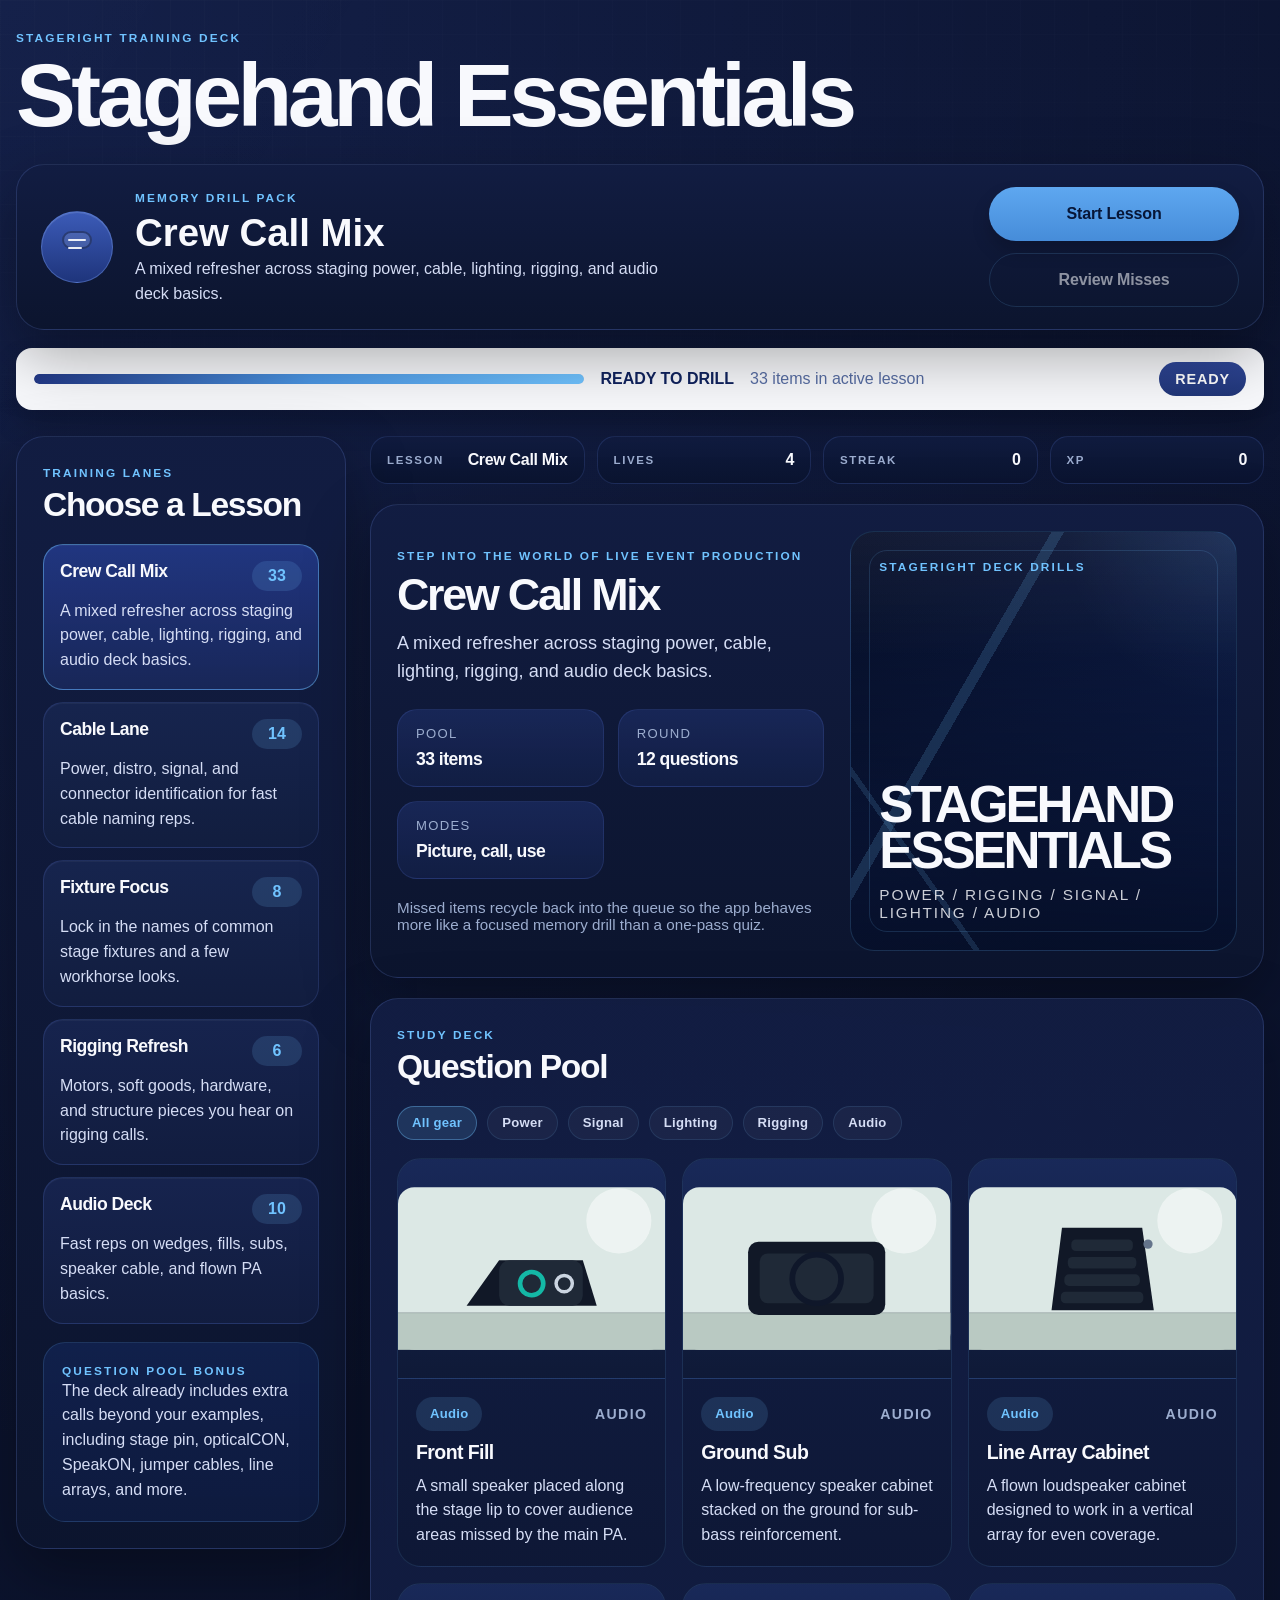
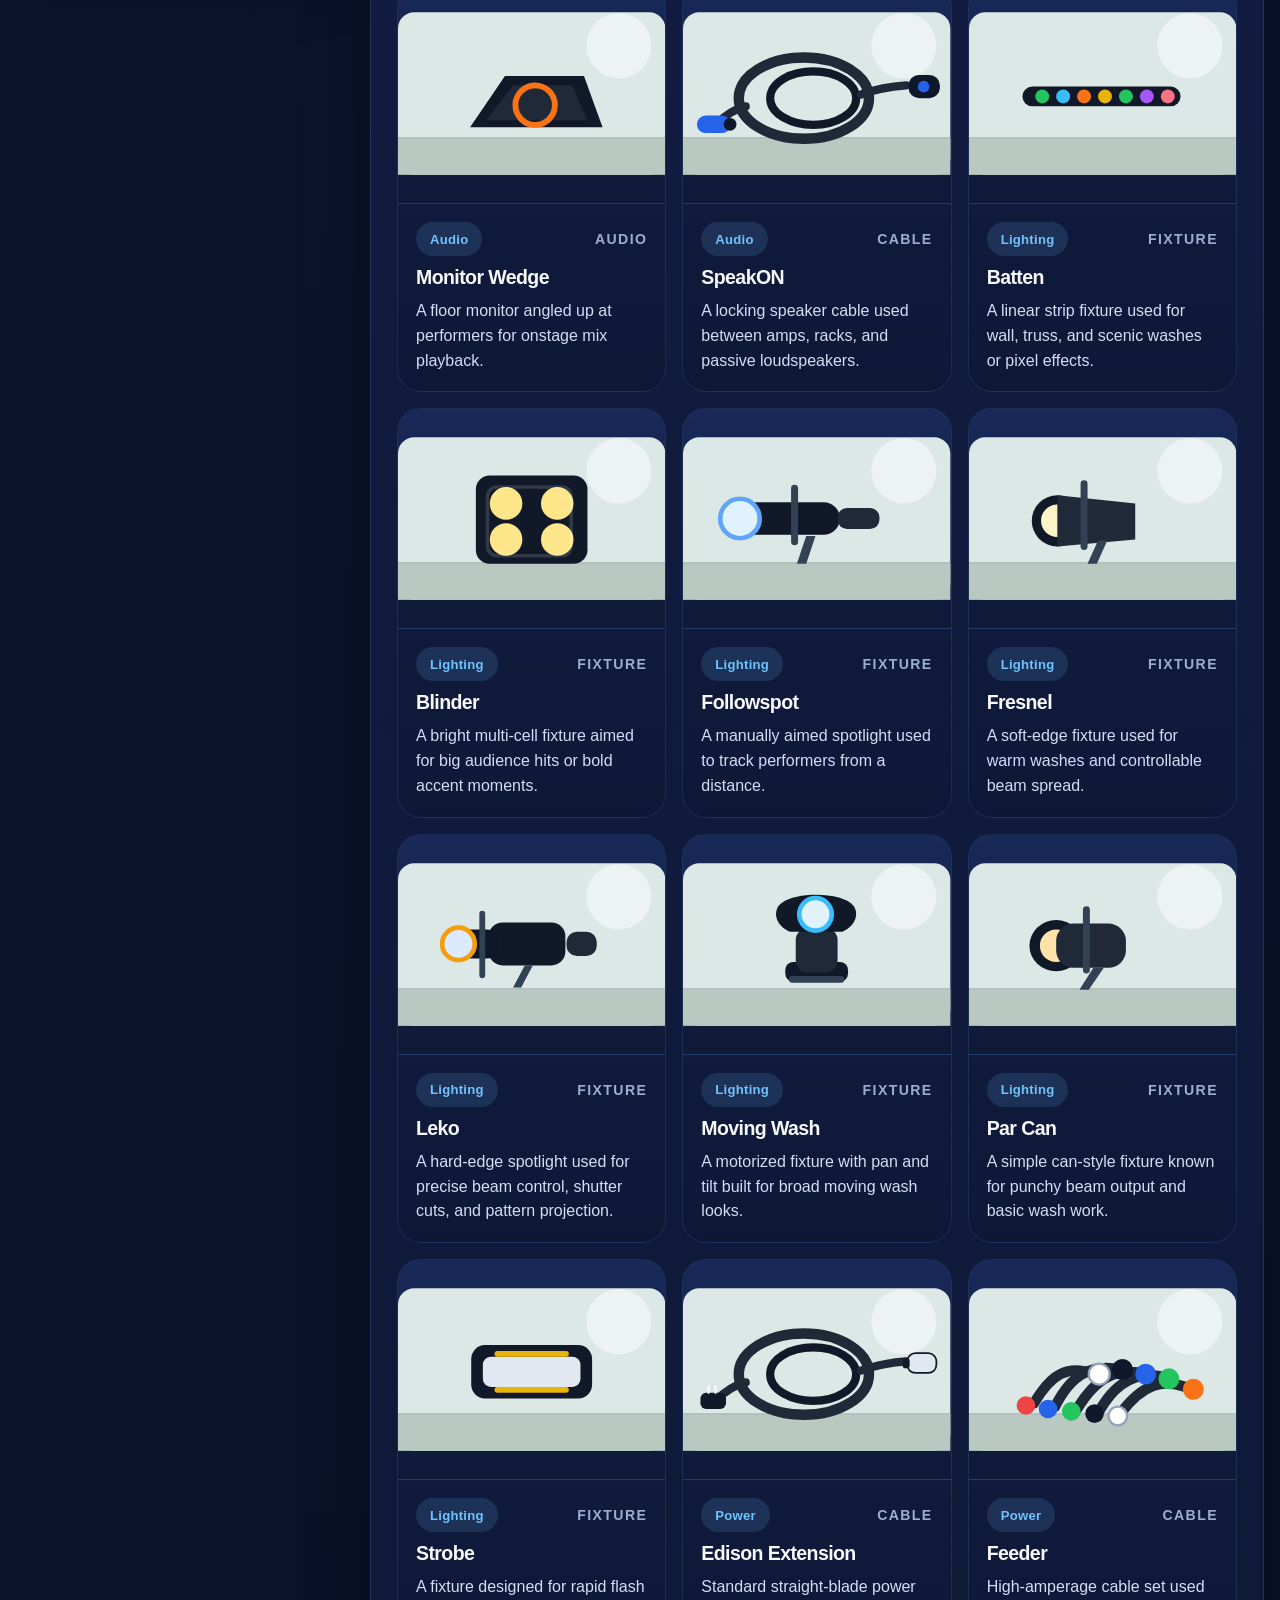
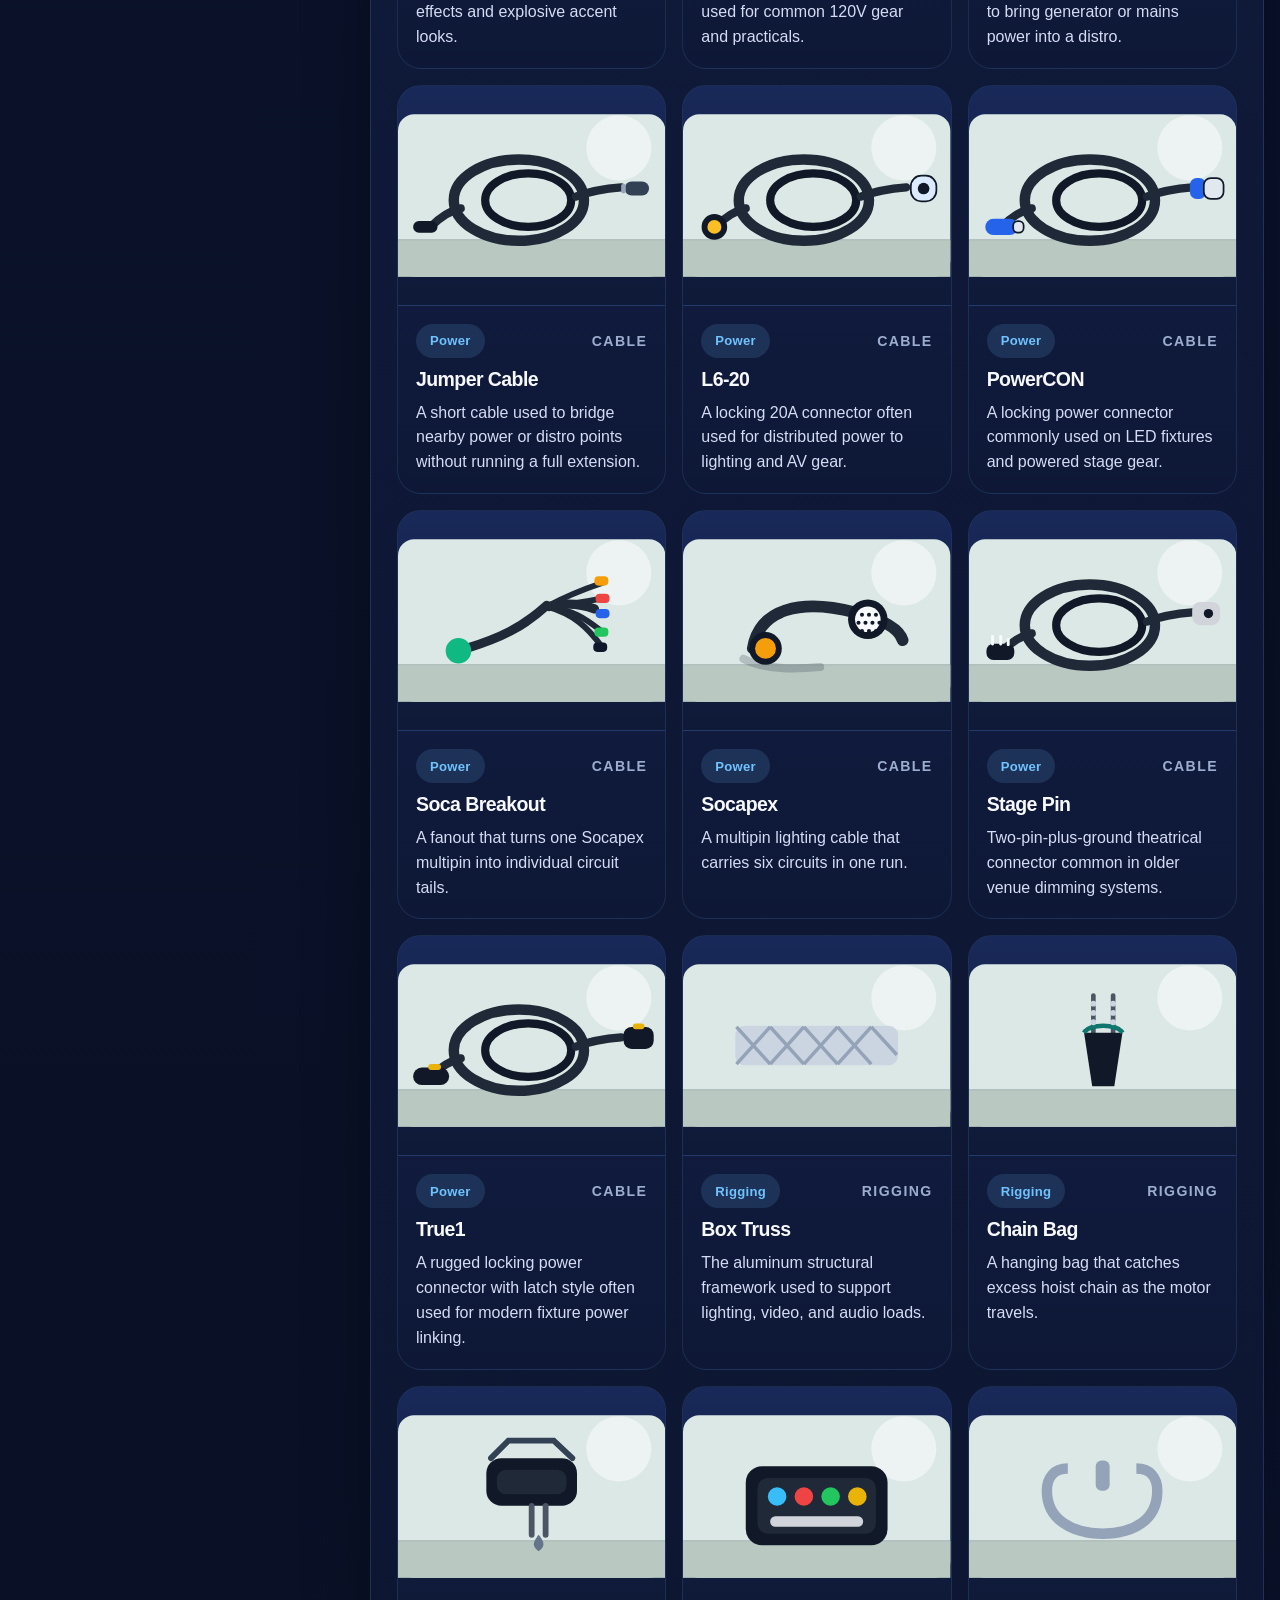
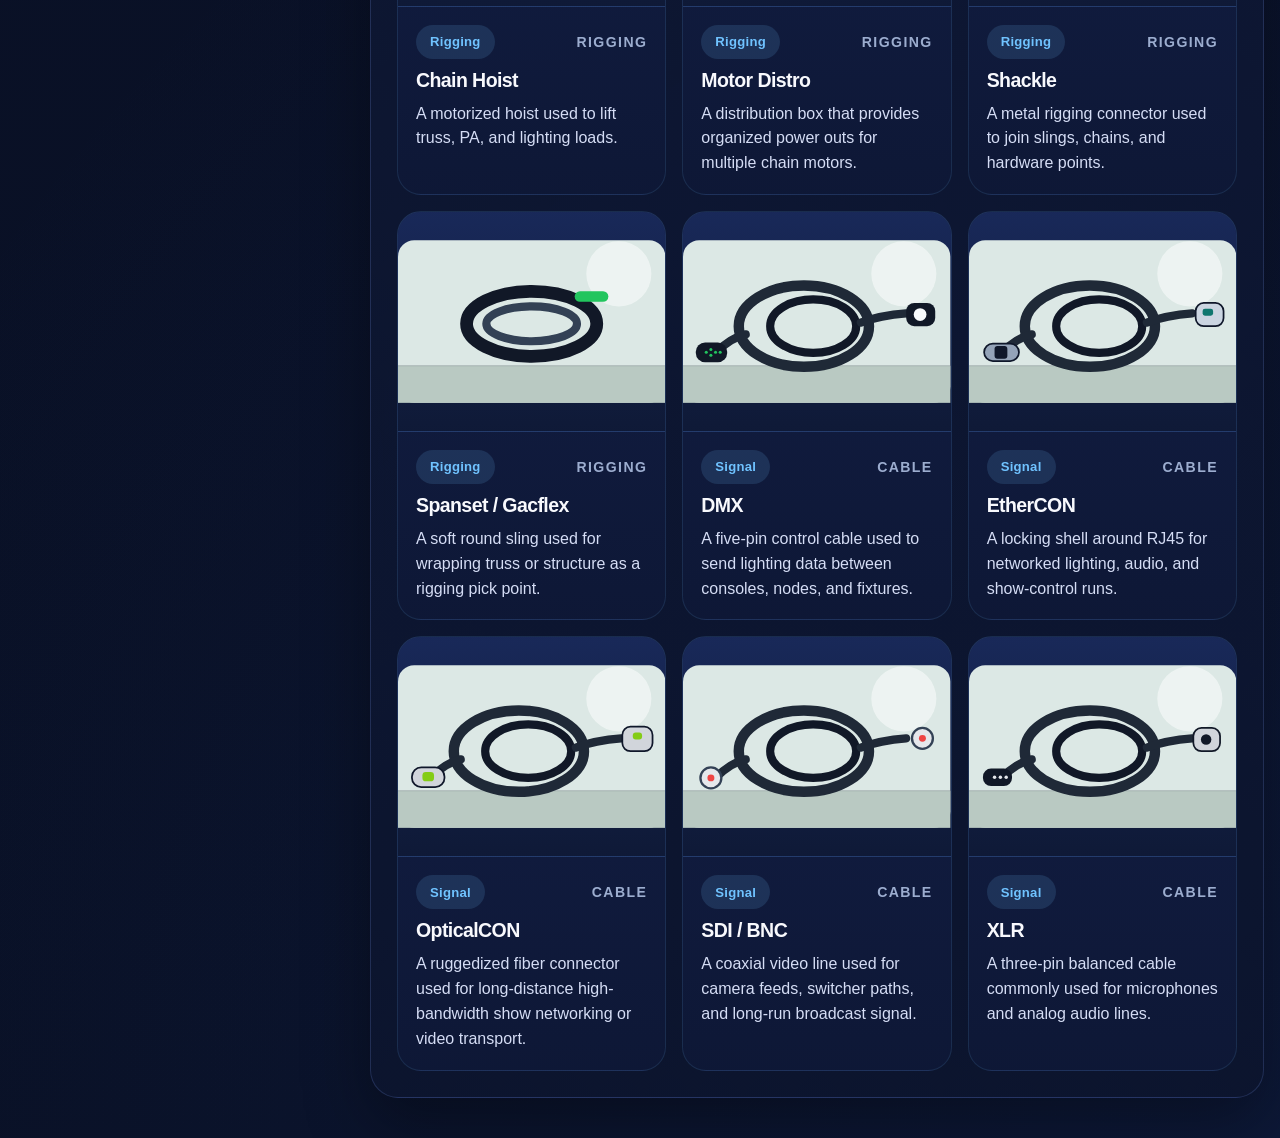
<file: StageRightAPP/index.html>
<!DOCTYPE html>
<html lang="en">
<head>
  <meta charset="UTF-8">
  <meta name="viewport" content="width=device-width, initial-scale=1.0">
  <title>StageRight Deck Drills</title>
  <link rel="stylesheet" href="styles.css">
</head>
<body>
  <div class="page-shell">
    <header class="course-header">
      <span class="brand-kicker">STAGERIGHT TRAINING DECK</span>
      <h1>Stagehand Essentials</h1>
    </header>

    <section class="course-award">
      <div class="course-award-icon" aria-hidden="true">
        <span></span>
        <span></span>
        <span></span>
      </div>
      <div class="course-award-copy">
        <span class="award-kicker">Memory drill pack</span>
        <h2 id="courseLessonHeading">Crew Call Mix</h2>
        <p id="courseLessonMeta">Crew-call memory reps for staging cables, fixtures, rigging, and audio deck gear.</p>
      </div>
      <div class="course-award-actions">
        <button class="primary-button" id="startLessonButton" type="button">Start Lesson</button>
        <button class="secondary-button" id="welcomeReviewButton" type="button">Review Misses</button>
      </div>
    </section>

    <section class="course-progress-strip">
      <div class="course-progress-track">
        <div class="course-progress-fill" id="courseProgressFill"></div>
      </div>
      <strong class="course-progress-value" id="courseProgressValue">READY TO DRILL</strong>
      <span class="course-progress-meta" id="courseProgressMeta">0 items in active lesson</span>
      <span class="course-progress-pill" id="courseProgressPill">READY</span>
    </section>

    <div class="stage-shell">
      <aside class="lesson-rail">
        <div class="section-head">
          <div>
            <span class="eyebrow">Training lanes</span>
            <h2>Choose a Lesson</h2>
          </div>
        </div>

        <div class="lesson-list" id="lessonList"></div>

        <div class="rail-note">
          <span class="rail-note-label">Question pool bonus</span>
          <p>The deck already includes extra calls beyond your examples, including stage pin, opticalCON, SpeakON, jumper cables, line arrays, and more.</p>
        </div>
      </aside>

      <main class="arena">
      <header class="status-bar">
        <div class="status-pill">
          <span class="status-label">Lesson</span>
          <strong id="statusLesson">Crew Call Mix</strong>
        </div>
        <div class="status-pill">
          <span class="status-label">Lives</span>
          <strong id="statusLives">4</strong>
        </div>
        <div class="status-pill">
          <span class="status-label">Streak</span>
          <strong id="statusStreak">0</strong>
        </div>
        <div class="status-pill">
          <span class="status-label">XP</span>
          <strong id="statusXp">0</strong>
        </div>
      </header>

        <section class="hero-card screen" id="welcomeScreen">
          <div class="overview-grid">
            <div class="overview-copy">
              <span class="eyebrow">Step into the world of live event production</span>
              <h2 id="welcomeTitle">Crew Call Mix</h2>
              <p class="hero-copy" id="welcomeBlurb"></p>

              <div class="hero-stats">
                <div class="hero-stat">
                  <span>Pool</span>
                  <strong id="welcomeItems">0 items</strong>
                </div>
                <div class="hero-stat">
                  <span>Round</span>
                  <strong id="welcomeQuestions">0 questions</strong>
                </div>
                <div class="hero-stat">
                  <span>Modes</span>
                  <strong>Picture, call, use</strong>
                </div>
              </div>

              <div class="hero-footnote">
                Missed items recycle back into the queue so the app behaves more like a focused memory drill than a one-pass quiz.
              </div>
            </div>

            <div class="poster-card" aria-hidden="true">
              <div class="poster-surface">
                <span class="poster-topline">StageRight deck drills</span>
                <strong>STAGEHAND<br>ESSENTIALS</strong>
                <p>Power / rigging / signal / lighting / audio</p>
              </div>
            </div>
          </div>
        </section>

      <section class="quiz-card screen is-hidden" id="quizScreen">
        <div class="progress-row">
          <div class="progress-track">
            <div class="progress-fill" id="progressFill"></div>
          </div>
          <div class="progress-copy">
            <span id="progressIndex">1</span>
            <span>/</span>
            <span id="progressTotal">12</span>
          </div>
        </div>

        <div class="question-head">
          <span class="lane-badge" id="questionLane">Power</span>
          <span class="type-badge" id="questionType">Picture ID</span>
        </div>

        <h2 class="question-prompt" id="questionPrompt"></h2>
        <div class="question-stage" id="questionStage"></div>
        <div class="choices" id="choiceList"></div>

        <div class="feedback is-hidden" id="feedbackBox">
          <div>
            <strong id="feedbackTitle"></strong>
            <p id="feedbackBody"></p>
          </div>
          <button class="primary-button compact" id="continueButton" type="button">Continue</button>
        </div>
      </section>

      <section class="summary-card screen is-hidden" id="summaryScreen">
        <div class="section-head">
          <div>
            <span class="eyebrow">Session complete</span>
            <h2 id="summaryTitle">Nice work</h2>
          </div>
        </div>

        <p class="summary-copy" id="summaryCopy"></p>

        <div class="summary-stats">
          <div class="summary-stat">
            <span>Accuracy</span>
            <strong id="summaryAccuracy">0%</strong>
          </div>
          <div class="summary-stat">
            <span>Correct</span>
            <strong id="summaryCorrect">0</strong>
          </div>
          <div class="summary-stat">
            <span>Best streak</span>
            <strong id="summaryBestStreak">0</strong>
          </div>
          <div class="summary-stat">
            <span>XP earned</span>
            <strong id="summaryXp">0</strong>
          </div>
        </div>

        <div class="summary-actions">
          <button class="primary-button" id="summaryReplayButton" type="button">Run It Again</button>
          <button class="secondary-button" id="summaryMissesButton" type="button">Practice Misses</button>
        </div>

        <div class="misses-panel">
          <div class="section-head tight">
            <div>
              <span class="eyebrow">Keep sharpening</span>
              <h3>Missed Items</h3>
            </div>
          </div>
          <div class="misses-list" id="missesList"></div>
        </div>
      </section>

        <section class="library-card">
          <div class="section-head">
            <div>
              <span class="eyebrow">Study deck</span>
              <h2>Question Pool</h2>
            </div>
          </div>

          <div class="library-filters" id="libraryFilters"></div>
          <div class="library-grid" id="libraryGrid"></div>
        </section>
      </main>
    </div>
  </div>

  <script src="data.js" defer></script>
  <script src="app.js" defer></script>
</body>
</html>
</file>
<file: business/style.css>
* {
    box-sizing: border-box;
}

:root {
    --font-body: "Iowan Old Style", "Palatino Linotype", "Book Antiqua", Palatino, Georgia, serif;
    --font-display: Baskerville, "Iowan Old Style", "Palatino Linotype", "Book Antiqua", serif;
    --font-ui: "Trebuchet MS", "Lucida Sans Unicode", "Lucida Grande", sans-serif;
    --text: #15110f;
    --muted: rgba(21, 17, 15, 0.76);
    --surface: rgba(255, 252, 246, 0.92);
    --border: rgba(21, 17, 15, 0.1);
    --sticky-top: 96px;
}

body {
    margin: 0;
    min-height: 100vh;
    color: var(--text);
    font-family: var(--font-body);
    line-height: 1.58;
    background:
        radial-gradient(circle at top right, rgba(176, 89, 67, 0.12), transparent 24%),
        linear-gradient(180deg, #f8f1e5, #f2e9db);
}

body::before {
    content: "";
    position: fixed;
    inset: 0;
    pointer-events: none;
    background-image:
        linear-gradient(rgba(21, 17, 15, 0.04) 1px, transparent 1px),
        linear-gradient(90deg, rgba(21, 17, 15, 0.04) 1px, transparent 1px);
    background-size: 24px 24px;
    mask-image: linear-gradient(180deg, rgba(0, 0, 0, 0.18), transparent 82%);
}

a {
    color: inherit;
    text-decoration: none;
}

.page-header,
.page-main {
    width: min(1160px, calc(100% - 36px));
    margin: 0 auto;
}

.page-header {
    position: sticky;
    top: 0;
    z-index: 20;
    display: flex;
    align-items: center;
    justify-content: space-between;
    gap: 18px;
    padding: 22px 0;
    backdrop-filter: blur(18px);
}

.brand {
    display: inline-flex;
    align-items: center;
    justify-content: center;
    min-width: 58px;
    padding: 0.62rem 0.95rem;
    border-radius: 999px;
    background: #15110f;
    color: #fff;
    font-family: var(--font-ui);
    font-size: 0.82rem;
    font-weight: 800;
    letter-spacing: 0.16em;
    text-transform: uppercase;
}

.page-nav {
    display: flex;
    flex-wrap: wrap;
    gap: 10px;
}

.page-nav a {
    padding: 0.72rem 0.95rem;
    border: 1px solid var(--border);
    border-radius: 999px;
    background: rgba(255, 255, 255, 0.76);
    font-family: var(--font-ui);
    font-size: 0.8rem;
    font-weight: 700;
    letter-spacing: 0.06em;
    text-transform: uppercase;
}

.nav-label-mobile {
    display: none;
}

.page-nav a[aria-current="page"] {
    background: #15110f;
    color: #fff;
}

.page-main {
    display: grid;
    gap: 18px;
    padding-bottom: 42px;
}

.page-main > section {
    scroll-margin-top: var(--sticky-top);
}

.identity-strip {
    padding: 16px 22px;
    border: 1px solid rgba(21, 17, 15, 0.22);
    border-radius: 28px;
    background: #15110f;
    color: #fff;
    box-shadow: 0 18px 34px rgba(21, 17, 15, 0.12);
}

.identity-strip p {
    margin: 0;
    color: inherit;
    font-family: var(--font-display);
    font-size: clamp(1.55rem, 3vw, 3rem);
    font-weight: 700;
    line-height: 0.98;
}

.hero-grid,
.two-column,
.resume-panel {
    display: grid;
    grid-template-columns: minmax(0, 1.1fr) minmax(280px, 0.9fr);
    gap: 20px;
}

.hero-copy,
.summary-card,
.stat-card,
.panel-card {
    padding: 24px;
    border: 1px solid var(--border);
    border-radius: 28px;
    background: var(--surface);
    box-shadow: 0 18px 34px rgba(21, 17, 15, 0.08);
}

.eyebrow,
.card-label {
    margin: 0 0 0.8rem;
    font-family: var(--font-ui);
    font-size: 0.76rem;
    font-weight: 700;
    letter-spacing: 0.14em;
    text-transform: uppercase;
    color: rgba(21, 17, 15, 0.58);
}

h1,
h2,
h3 {
    margin: 0 0 0.6em;
    font-family: var(--font-display);
    font-weight: 700;
    line-height: 0.95;
    letter-spacing: -0.045em;
}

h1 {
    font-size: clamp(2.35rem, 4.4vw, 4.6rem);
}

h2 {
    font-size: clamp(2rem, 3vw, 3.1rem);
}

h3 {
    font-size: clamp(1.15rem, 2vw, 1.55rem);
}

p,
ul {
    margin: 0 0 1em;
    color: var(--muted);
}

ul {
    padding-left: 1.1em;
}

.project-list {
    margin-bottom: 1.4rem;
}

.lead {
    max-width: 36rem;
    font-size: clamp(1.05rem, 1.8vw, 1.2rem);
}

.funnel-steps {
    display: grid;
    grid-template-columns: repeat(3, minmax(0, 1fr));
    gap: 10px;
    margin-top: 1.35rem;
}

.funnel-steps article {
    min-width: 0;
    padding: 12px;
    border: 1px solid rgba(21, 17, 15, 0.1);
    border-radius: 18px;
    background: rgba(21, 17, 15, 0.04);
}

.funnel-steps span {
    display: block;
    margin-bottom: 0.5rem;
    font-family: var(--font-ui);
    font-size: 0.7rem;
    font-weight: 700;
    letter-spacing: 0.12em;
    text-transform: uppercase;
    color: rgba(21, 17, 15, 0.52);
}

.funnel-steps strong {
    display: block;
    margin-bottom: 0.35rem;
    font-family: var(--font-ui);
    font-size: 0.82rem;
    line-height: 1.15;
    text-transform: uppercase;
}

.funnel-steps p {
    margin: 0;
    font-size: 0.94rem;
    line-height: 1.35;
}

.action-row,
.chip-row {
    display: flex;
    flex-wrap: wrap;
    gap: 12px;
}

.action-row {
    margin-top: 1.4rem;
}

.button {
    display: inline-flex;
    align-items: center;
    justify-content: center;
    min-height: 3rem;
    padding: 0.8rem 1rem;
    border-radius: 999px;
    background: #15110f;
    color: #fff;
    font-family: var(--font-ui);
    font-size: 0.82rem;
    font-weight: 700;
    letter-spacing: 0.06em;
    text-transform: uppercase;
}

.button-secondary {
    background: #fff;
    color: #15110f;
    border: 1px solid var(--border);
}

.summary-card {
    display: grid;
    overflow: hidden;
    padding: 0;
}

.summary-card img {
    width: 100%;
    aspect-ratio: 16 / 10;
    object-fit: cover;
    border-bottom: 1px solid var(--border);
}

.summary-copy {
    padding: 22px 24px 24px;
}

.chip-row span {
    display: inline-flex;
    align-items: center;
    padding: 0.46rem 0.78rem;
    border-radius: 999px;
    background: rgba(21, 17, 15, 0.06);
    font-family: var(--font-ui);
    font-size: 0.78rem;
    font-weight: 700;
    letter-spacing: 0.04em;
}

.stats-grid {
    display: grid;
    grid-template-columns: repeat(3, minmax(0, 1fr));
    gap: 18px;
}

.stat-card strong {
    display: block;
    margin-bottom: 0.7rem;
    font-family: var(--font-display);
    font-size: 1.7rem;
    line-height: 1;
}

.experience-list {
    display: grid;
    gap: 16px;
}

.experience-list article + article {
    padding-top: 16px;
    border-top: 1px solid rgba(21, 17, 15, 0.08);
}

.project-graphic {
    width: 100%;
    margin-top: 1.2rem;
    border: 1px solid var(--border);
    border-radius: 22px;
}

.featured-project {
    padding: 18px;
    border: 1px solid rgba(21, 17, 15, 0.1);
    border-radius: 24px;
    background: rgba(255, 255, 255, 0.44);
}

.featured-project h3 {
    margin-bottom: 0.55rem;
}

.project-highlights {
    margin-bottom: 1rem;
}

.project-highlights li + li {
    margin-top: 0.5rem;
}

.project-stack {
    gap: 10px;
}

.details-list {
    display: grid;
    gap: 12px;
}

.details-list div {
    display: flex;
    justify-content: space-between;
    gap: 14px;
    padding-top: 12px;
    border-top: 1px solid rgba(21, 17, 15, 0.08);
}

.details-list div:first-child {
    padding-top: 0;
    border-top: 0;
}

.details-list span {
    font-family: var(--font-ui);
    font-size: 0.76rem;
    font-weight: 700;
    letter-spacing: 0.08em;
    text-transform: uppercase;
    color: rgba(21, 17, 15, 0.58);
}

.details-list strong {
    text-align: right;
}

.resume-frame {
    width: 100%;
    min-height: 620px;
    border: 1px solid var(--border);
    border-radius: 28px;
    background: #fff;
    box-shadow: 0 18px 34px rgba(21, 17, 15, 0.08);
}

@media (max-width: 920px) {
    .hero-grid,
    .two-column,
    .resume-panel,
    .stats-grid {
        grid-template-columns: 1fr;
    }
}

@media (min-width: 721px) and (min-height: 640px) {
    html {
        scroll-snap-type: y proximity;
        scroll-padding-top: var(--sticky-top);
    }

    .page-main > section {
        scroll-snap-align: start;
        scroll-snap-stop: always;
    }
}

@media (max-width: 720px) {
    .page-header {
        position: static;
        top: auto;
        z-index: auto;
        width: auto;
        margin: 0;
        padding: 0;
        backdrop-filter: none;
    }

    .page-main {
        width: min(100%, calc(100% - 24px));
        padding-top: calc(92px + env(safe-area-inset-top, 0px));
        padding-bottom: calc(132px + env(safe-area-inset-bottom, 0px));
    }

    .brand {
        position: fixed;
        top: calc(env(safe-area-inset-top, 0px) + 10px);
        left: 12px;
        z-index: 31;
        min-width: 72px;
        padding: 0.78rem 0.72rem;
        text-align: center;
    }

    .page-nav {
        position: fixed;
        left: 12px;
        right: 12px;
        bottom: calc(env(safe-area-inset-bottom, 0px) + 10px);
        z-index: 30;
        display: grid;
        grid-template-columns: repeat(4, minmax(0, 1fr));
        width: auto;
        gap: 8px;
        padding: 10px;
        border: 1px solid var(--border);
        border-radius: 26px;
        background: rgba(255, 252, 246, 0.9);
        box-shadow:
            0 -14px 32px rgba(21, 17, 15, 0.12),
            0 18px 34px rgba(21, 17, 15, 0.14);
        backdrop-filter: blur(16px);
    }

    .page-nav a {
        min-width: 0;
        min-height: 100%;
        padding: 0.78rem 0.45rem;
        text-align: center;
        white-space: normal;
        line-height: 1.1;
        font-size: 0.74rem;
        letter-spacing: 0.04em;
    }

    .nav-label-full {
        display: none;
    }

    .nav-label-mobile {
        display: inline;
    }

    .action-row {
        flex-direction: column;
        align-items: stretch;
        width: 100%;
    }

    .project-stack {
        gap: 8px;
    }

    .funnel-steps {
        grid-template-columns: 1fr;
    }

    .resume-frame {
        min-height: 440px;
    }
}
</file>
<file: creative/style.css>
* {
    box-sizing: border-box;
}

:root {
    --font-body: "Iowan Old Style", "Palatino Linotype", "Book Antiqua", Palatino, Georgia, serif;
    --font-display: Baskerville, "Iowan Old Style", "Palatino Linotype", "Book Antiqua", serif;
    --font-ui: "Trebuchet MS", "Lucida Sans Unicode", "Lucida Grande", sans-serif;
    --text: #1c1613;
    --muted: rgba(28, 22, 19, 0.78);
    --surface: rgba(255, 250, 242, 0.74);
    --border: rgba(28, 22, 19, 0.12);
    --sticky-top: 96px;
}

body {
    margin: 0;
    min-height: 100vh;
    color: var(--text);
    font-family: var(--font-body);
    line-height: 1.58;
    background: #fff4ea;
}

body::before {
    content: "";
    position: fixed;
    inset: -10%;
    z-index: -2;
    background: repeating-linear-gradient(100deg,
            rgba(255, 90, 104, 0.34) 0 94px,
            rgba(255, 156, 63, 0.34) 94px 188px,
            rgba(255, 241, 74, 0.34) 188px 282px,
            rgba(69, 207, 93, 0.34) 282px 376px,
            rgba(64, 153, 255, 0.34) 376px 470px,
            rgba(161, 79, 255, 0.34) 470px 564px);
    animation: rainbow-drift 14s linear infinite;
}

body::after {
    content: "";
    position: fixed;
    inset: 0;
    z-index: -1;
    background:
        radial-gradient(circle at top left, rgba(255, 255, 255, 0.58), transparent 32%),
        linear-gradient(180deg, rgba(255, 250, 242, 0.78), rgba(255, 244, 234, 0.94));
}

a {
    color: inherit;
    text-decoration: none;
}

.page-header,
.page-main {
    width: min(1180px, calc(100% - 36px));
    margin: 0 auto;
}

.page-header {
    position: sticky;
    top: 0;
    z-index: 20;
    display: flex;
    align-items: center;
    justify-content: space-between;
    gap: 18px;
    padding: 22px 0;
    backdrop-filter: blur(18px);
}

.brand {
    display: inline-flex;
    align-items: center;
    justify-content: center;
    min-width: 58px;
    padding: 0.62rem 0.95rem;
    border-radius: 999px;
    background: rgba(255, 255, 255, 0.88);
    color: #111;
    font-family: var(--font-ui);
    font-size: 0.82rem;
    font-weight: 800;
    letter-spacing: 0.16em;
    text-transform: uppercase;
}

.page-nav {
    display: flex;
    flex-wrap: wrap;
    gap: 10px;
}

.page-nav a {
    padding: 0.72rem 0.95rem;
    border: 1px solid var(--border);
    border-radius: 999px;
    background: rgba(255, 255, 255, 0.7);
    font-family: var(--font-ui);
    font-size: 0.8rem;
    font-weight: 700;
    letter-spacing: 0.06em;
    text-transform: uppercase;
}

.nav-label-mobile {
    display: none;
}

.page-nav a[aria-current="page"] {
    background: #fff;
}

.page-main {
    display: grid;
    gap: 24px;
    padding-bottom: 40px;
}

.page-main > section {
    scroll-margin-top: var(--sticky-top);
}

.hero-grid,
.split-section {
    display: grid;
    grid-template-columns: minmax(0, 1.05fr) minmax(320px, 0.95fr);
    gap: 24px;
}

.hero-grid {
    align-items: center;
}

.hero-copy,
.panel-card,
.channel-card,
.split-copy {
    padding: 24px;
    border: 1px solid var(--border);
    border-radius: 28px;
    background: var(--surface);
    box-shadow: 0 18px 36px rgba(28, 22, 19, 0.1);
    backdrop-filter: blur(10px);
}

.eyebrow,
.card-label {
    margin: 0 0 0.85rem;
    font-family: var(--font-ui);
    font-size: 0.78rem;
    font-weight: 700;
    letter-spacing: 0.14em;
    text-transform: uppercase;
    color: rgba(28, 22, 19, 0.62);
}

h1,
h2 {
    margin: 0 0 0.6em;
    font-family: var(--font-display);
    font-weight: 700;
    line-height: 0.94;
    letter-spacing: -0.05em;
}

h1 {
    font-size: clamp(2.25rem, 4.2vw, 4.4rem);
}

h2 {
    font-size: clamp(2rem, 3vw, 3.2rem);
}

p,
ul,
blockquote {
    margin: 0 0 1em;
    color: var(--muted);
}

ul {
    padding-left: 1.15em;
}

.lead {
    max-width: 34rem;
    font-size: clamp(1.05rem, 1.8vw, 1.24rem);
}

.action-row {
    display: flex;
    flex-wrap: wrap;
    gap: 12px;
    margin-top: 1.4rem;
}

.button {
    display: inline-flex;
    align-items: center;
    justify-content: center;
    min-height: 3rem;
    padding: 0.8rem 1rem;
    border: 1px solid transparent;
    border-radius: 999px;
    background: #1c1613;
    color: #fff;
    font-family: var(--font-ui);
    font-size: 0.82rem;
    font-weight: 700;
    letter-spacing: 0.06em;
    text-transform: uppercase;
}

.button-secondary {
    background: rgba(255, 255, 255, 0.92);
    color: #1c1613;
    border-color: var(--border);
}

.hero-collage {
    position: relative;
    min-height: clamp(360px, 52svh, 560px);
}

.hero-photo {
    position: absolute;
    border: 1px solid var(--border);
    background: rgba(255, 255, 255, 0.72);
    box-shadow: 0 22px 40px rgba(28, 22, 19, 0.14);
}

.hero-photo-main {
    top: 18px;
    left: 4%;
    width: 92%;
    height: calc(100% - 54px);
    object-fit: cover;
    border-radius: 34px;
    transform: rotate(-3deg);
}

.hero-photo-side {
    right: 0;
    bottom: 32px;
    width: 42%;
    padding: 14px;
    border-radius: 28px;
    transform: rotate(8deg);
}

.sticker {
    position: absolute;
    display: inline-flex;
    align-items: center;
    justify-content: center;
    min-height: 2.3rem;
    padding: 0.58rem 0.9rem;
    border: 1px solid var(--border);
    border-radius: 999px;
    background: rgba(255, 255, 255, 0.9);
    font-family: var(--font-ui);
    font-size: 0.74rem;
    font-weight: 700;
    letter-spacing: 0.08em;
    text-transform: uppercase;
}

.sticker-top {
    top: 0;
    right: 12%;
}

.sticker-bottom {
    left: 14%;
    bottom: 0;
}

.panel-grid,
.channels-grid {
    display: grid;
    grid-template-columns: repeat(3, minmax(0, 1fr));
    gap: 18px;
}

.channels-section {
    display: grid;
    gap: 18px;
}

.channel-card strong {
    display: block;
    margin-bottom: 0.8rem;
    font-family: var(--font-display);
    font-size: 1.8rem;
    line-height: 1;
}

.split-copy blockquote {
    margin: 1.4rem 0 0;
    padding: 1rem 1.1rem;
    border-left: 3px solid rgba(28, 22, 19, 0.22);
    background: rgba(255, 255, 255, 0.4);
    color: #1c1613;
}

.split-media {
    display: grid;
    gap: 18px;
}

.split-media img {
    width: 100%;
    border: 1px solid var(--border);
    border-radius: 28px;
    box-shadow: 0 18px 36px rgba(28, 22, 19, 0.12);
}

@keyframes rainbow-drift {
    from {
        transform: translate3d(0, 0, 0);
    }

    to {
        transform: translate3d(240px, 0, 0);
    }
}

@media (max-width: 920px) {
    .hero-grid,
    .split-section,
    .panel-grid,
    .channels-grid {
        grid-template-columns: 1fr;
    }

    .hero-collage {
        min-height: clamp(300px, 46svh, 460px);
    }
}

@media (min-width: 721px) and (min-height: 640px) {
    html {
        scroll-snap-type: y proximity;
        scroll-padding-top: var(--sticky-top);
    }

    .page-main > section {
        scroll-snap-align: start;
        scroll-snap-stop: always;
    }
}

@media (max-width: 720px) {
    .page-header {
        position: static;
        top: auto;
        z-index: auto;
        width: auto;
        margin: 0;
        padding: 0;
        backdrop-filter: none;
    }

    .page-main {
        width: min(100%, calc(100% - 24px));
        padding-top: calc(92px + env(safe-area-inset-top, 0px));
        padding-bottom: calc(132px + env(safe-area-inset-bottom, 0px));
    }

    .brand {
        position: fixed;
        top: calc(env(safe-area-inset-top, 0px) + 10px);
        left: 12px;
        z-index: 31;
        min-width: 72px;
        padding: 0.78rem 0.72rem;
        text-align: center;
    }

    .page-nav {
        position: fixed;
        left: 12px;
        right: 12px;
        bottom: calc(env(safe-area-inset-bottom, 0px) + 10px);
        z-index: 30;
        display: grid;
        grid-template-columns: repeat(4, minmax(0, 1fr));
        width: auto;
        gap: 8px;
        padding: 10px;
        border: 1px solid var(--border);
        border-radius: 26px;
        background: rgba(255, 250, 242, 0.88);
        box-shadow:
            0 -16px 34px rgba(28, 22, 19, 0.16),
            0 18px 36px rgba(28, 22, 19, 0.18);
        backdrop-filter: blur(16px);
    }

    .page-nav a {
        min-width: 0;
        min-height: 100%;
        padding: 0.78rem 0.45rem;
        text-align: center;
        white-space: normal;
        line-height: 1.1;
        font-size: 0.74rem;
        letter-spacing: 0.04em;
    }

    .nav-label-full {
        display: none;
    }

    .nav-label-mobile {
        display: inline;
    }

    .action-row {
        flex-direction: column;
        align-items: stretch;
        width: 100%;
    }

    .hero-collage {
        min-height: clamp(260px, 42svh, 360px);
    }

    .hero-photo-main {
        left: 2%;
        width: 96%;
        height: calc(100% - 54px);
    }

    .hero-photo-side {
        width: 48%;
    }
}
</file>
<file: gio-solutions/style.css>
* {
    box-sizing: border-box;
}

:root {
    --font-body: "Iowan Old Style", "Palatino Linotype", "Book Antiqua", Palatino, Georgia, serif;
    --font-display: Baskerville, "Iowan Old Style", "Palatino Linotype", "Book Antiqua", serif;
    --font-ui: "Trebuchet MS", "Lucida Sans Unicode", "Lucida Grande", sans-serif;
    --text: #eaf7f2;
    --muted: rgba(234, 247, 242, 0.78);
    --surface: rgba(10, 18, 20, 0.86);
    --border: rgba(123, 255, 231, 0.16);
    --sticky-top: 96px;
}

body {
    margin: 0;
    min-height: 100vh;
    color: var(--text);
    font-family: var(--font-body);
    line-height: 1.58;
    background:
        radial-gradient(circle at top left, rgba(123, 255, 231, 0.14), transparent 22%),
        radial-gradient(circle at bottom right, rgba(88, 127, 255, 0.14), transparent 24%),
        linear-gradient(180deg, #091013, #030608);
}

body.is-modal-open {
    overflow: hidden;
}

body::before {
    content: "";
    position: fixed;
    inset: 0;
    pointer-events: none;
    background-image:
        linear-gradient(rgba(123, 255, 231, 0.045) 1px, transparent 1px),
        linear-gradient(90deg, rgba(123, 255, 231, 0.045) 1px, transparent 1px);
    background-size: 26px 26px;
    mask-image: linear-gradient(180deg, rgba(0, 0, 0, 0.3), transparent 82%);
}

body::after {
    content: "";
    position: fixed;
    inset: 0;
    pointer-events: none;
    opacity: 0;
    background:
        linear-gradient(180deg, rgba(123, 255, 231, 0.18), transparent 32%),
        repeating-linear-gradient(180deg,
            rgba(123, 255, 231, 0.12) 0 2px,
            transparent 2px 18px);
    transform: translateY(-3%);
    transition: opacity 180ms ease, transform 900ms cubic-bezier(0.22, 1, 0.36, 1);
}

body.is-returning-top::after {
    opacity: 1;
    transform: translateY(-12%);
}

a {
    color: inherit;
    text-decoration: none;
}

.page-header,
.page-main {
    width: min(1160px, calc(100% - 36px));
    margin: 0 auto;
}

.page-header {
    position: sticky;
    top: 0;
    z-index: 20;
    display: flex;
    align-items: center;
    justify-content: space-between;
    gap: 18px;
    padding: 22px 0;
    backdrop-filter: blur(18px);
}

.brand {
    display: inline-flex;
    align-items: center;
    justify-content: center;
    min-width: 58px;
    padding: 0.62rem 0.95rem;
    border-radius: 999px;
    background: rgba(123, 255, 231, 0.92);
    color: #071012;
    font-family: var(--font-ui);
    font-size: 0.82rem;
    font-weight: 800;
    letter-spacing: 0.16em;
    text-transform: uppercase;
}

.page-nav {
    display: flex;
    flex-wrap: wrap;
    gap: 10px;
}

.page-nav a {
    padding: 0.72rem 0.95rem;
    border: 1px solid var(--border);
    border-radius: 999px;
    background: rgba(255, 255, 255, 0.04);
    font-family: var(--font-ui);
    font-size: 0.8rem;
    font-weight: 700;
    letter-spacing: 0.06em;
    text-transform: uppercase;
}

.nav-label-mobile {
    display: none;
}

.page-nav a[aria-current="page"] {
    background: rgba(123, 255, 231, 0.16);
}

.page-main {
    display: grid;
    gap: 18px;
    padding: 0 0 42px;
    transition: transform 900ms cubic-bezier(0.22, 1, 0.36, 1), filter 900ms cubic-bezier(0.22, 1, 0.36, 1);
}

.page-main > section {
    scroll-margin-top: var(--sticky-top);
}

body.is-returning-top .page-main {
    transform: scale(0.992);
    filter: saturate(1.08);
}

.top-cta {
    display: grid;
    grid-template-columns: minmax(0, 1fr) auto;
    gap: 22px;
    align-items: center;
    padding: 24px 28px;
    border: 1px solid rgba(123, 255, 231, 0.26);
    border-radius: 32px;
    background:
        linear-gradient(135deg, rgba(123, 255, 231, 0.2), rgba(255, 255, 255, 0.04)),
        rgba(10, 18, 20, 0.9);
    box-shadow: 0 18px 34px rgba(0, 0, 0, 0.22);
    scroll-margin-top: 118px;
}

.top-cta h1 {
    margin-bottom: 0.28em;
    font-size: clamp(2rem, 3.5vw, 2.7rem);
    line-height: 1;
    letter-spacing: normal;
}

.top-cta p {
    margin: 0;
}

.top-cta-copy p {
    max-width: 44rem;
    font-size: 1.1rem;
}

.top-cta-action {
    display: grid;
    gap: 10px;
    justify-items: end;
}

.top-cta-action p {
    font-family: var(--font-ui);
    font-size: 0.82rem;
    font-weight: 700;
    letter-spacing: 0.08em;
    text-transform: uppercase;
    color: rgba(234, 247, 242, 0.84);
}

.top-cta .button {
    white-space: nowrap;
}

.hero-panel,
.service-panel {
    position: relative;
    display: grid;
    grid-template-columns: minmax(0, 1.15fr) minmax(280px, 0.85fr);
    gap: 20px;
    align-items: stretch;
    scroll-margin-top: 118px;
}

.hero-panel {
    min-height: auto;
}

.service-panel {
    min-height: calc(100svh - var(--sticky-top));
}

.hero-copy,
.jump-nav,
.service-panel-copy,
.service-panel-side {
    padding: 28px;
    border: 1px solid var(--border);
    border-radius: 32px;
    background: var(--surface);
    box-shadow: 0 18px 34px rgba(0, 0, 0, 0.2);
}

.eyebrow,
.card-label {
    margin: 0 0 0.8rem;
    font-family: var(--font-ui);
    font-size: 0.76rem;
    font-weight: 700;
    letter-spacing: 0.14em;
    text-transform: uppercase;
    color: rgba(234, 247, 242, 0.66);
}

h1,
h2,
h3 {
    margin: 0 0 0.6em;
    font-family: var(--font-display);
    font-weight: 700;
    line-height: 0.95;
    letter-spacing: -0.045em;
}

h1 {
    font-size: clamp(4rem, 10vw, 8rem);
}

h1 span {
    display: inline-block;
    max-width: 10ch;
    text-wrap: balance;
}

.hero-title {
    font-size: clamp(2.4rem, 4.6vw, 3.6rem);
    letter-spacing: normal;
}

.hero-title span {
    display: inline-block;
    max-width: 13ch;
    text-wrap: balance;
}

h2 {
    font-size: clamp(1.8rem, 2.8vw, 3rem);
}

h3 {
    font-size: clamp(1.55rem, 2.1vw, 2.25rem);
}

p,
ul {
    margin: 0 0 1em;
    color: var(--muted);
}

ul {
    padding-left: 1.1em;
}

.lead {
    max-width: 34rem;
    font-size: clamp(1.05rem, 1.8vw, 1.2rem);
}

.action-row,
.hero-badges {
    display: flex;
    flex-wrap: wrap;
    gap: 12px;
}

.action-row {
    margin-top: 1.4rem;
}

.hero-panel .hero-copy,
.service-panel-copy {
    display: flex;
    flex-direction: column;
    justify-content: center;
}

.button {
    display: inline-flex;
    align-items: center;
    justify-content: center;
    min-height: 3rem;
    padding: 0.8rem 1rem;
    appearance: none;
    border: 1px solid transparent;
    border-radius: 999px;
    background: rgba(123, 255, 231, 0.92);
    color: #071012;
    font-family: var(--font-ui);
    font-size: 0.82rem;
    font-weight: 700;
    letter-spacing: 0.06em;
    text-transform: uppercase;
    cursor: pointer;
}

.button-secondary {
    background: rgba(255, 255, 255, 0.06);
    color: var(--text);
    border: 1px solid var(--border);
}

.hero-badges span {
    display: inline-flex;
    align-items: center;
    padding: 0.46rem 0.78rem;
    border-radius: 999px;
    background: rgba(255, 255, 255, 0.06);
    font-family: var(--font-ui);
    font-size: 0.78rem;
    font-weight: 700;
    letter-spacing: 0.04em;
}

.process-image {
    width: 100%;
    border: 1px solid var(--border);
    border-radius: 24px;
    background: rgba(255, 255, 255, 0.04);
}

.jump-nav,
.service-panel-side {
    display: grid;
    gap: 12px;
}

.jump-nav {
    align-content: center;
}

.jump-nav a {
    display: block;
    padding: 1rem 1.1rem;
    border: 1px solid var(--border);
    border-radius: 20px;
    background: rgba(255, 255, 255, 0.04);
    font-family: var(--font-ui);
    font-size: 0.9rem;
    font-weight: 700;
    letter-spacing: 0.06em;
    text-transform: uppercase;
}

.service-panel-side {
    align-content: start;
    justify-content: start;
}

.service-panel-image {
    align-content: center;
}

.service-panel-copy p,
.service-panel-copy ul {
    max-width: 42rem;
}

.service-intake-modal[hidden] {
    display: none;
}

.service-intake-modal {
    position: fixed;
    inset: 0;
    z-index: 80;
    display: grid;
    place-items: center;
    padding: 24px;
}

.service-intake-backdrop {
    position: absolute;
    inset: 0;
    border: 0;
    background: rgba(3, 6, 8, 0.78);
    cursor: pointer;
}

.service-intake {
    position: relative;
    z-index: 1;
    width: min(960px, calc(100% - 32px));
    max-height: calc(100vh - 48px);
    overflow: auto;
    padding: 28px;
    border: 1px solid var(--border);
    border-radius: 32px;
    background: rgba(7, 13, 15, 0.96);
    box-shadow: 0 24px 48px rgba(0, 0, 0, 0.34);
}

.service-intake-header {
    display: flex;
    align-items: flex-start;
    justify-content: space-between;
    gap: 20px;
    margin-bottom: 1.4rem;
}

.service-intake-heading {
    max-width: 48rem;
}

.modal-close {
    flex-shrink: 0;
}

.website-intake-form {
    display: grid;
    gap: 16px;
}

.form-section {
    min-width: 0;
    margin: 0;
    padding: 20px;
    border: 1px solid rgba(123, 255, 231, 0.12);
    border-radius: 26px;
    background: rgba(255, 255, 255, 0.03);
}

.form-section legend {
    padding: 0 0.55rem;
    font-family: var(--font-ui);
    font-size: 0.8rem;
    font-weight: 700;
    letter-spacing: 0.1em;
    text-transform: uppercase;
    color: rgba(234, 247, 242, 0.82);
}

.form-section-copy {
    margin-bottom: 1rem;
}

.form-grid {
    display: grid;
    grid-template-columns: repeat(2, minmax(0, 1fr));
    gap: 14px;
}

.form-field {
    display: grid;
    gap: 8px;
    font-family: var(--font-ui);
    font-size: 0.76rem;
    font-weight: 700;
    letter-spacing: 0.08em;
    text-transform: uppercase;
}

.form-field-full {
    grid-column: 1 / -1;
}

.form-field small {
    font-family: var(--font-body);
    font-size: 0.92rem;
    font-weight: 400;
    letter-spacing: normal;
    text-transform: none;
    color: var(--muted);
}

.website-intake-form input[type="text"],
.website-intake-form input[type="tel"],
.website-intake-form input[type="email"],
.website-intake-form textarea {
    width: 100%;
    border: 1px solid rgba(123, 255, 231, 0.16);
    border-radius: 16px;
    background: rgba(3, 6, 8, 0.82);
    color: var(--text);
    padding: 0.92rem 1rem;
    font: inherit;
    font-size: 1rem;
}

.website-intake-form input[aria-invalid="true"],
.website-intake-form textarea[aria-invalid="true"] {
    border-color: rgba(255, 126, 126, 0.72);
}

.website-intake-form textarea {
    min-height: 120px;
    resize: vertical;
}

.website-intake-form input::placeholder,
.website-intake-form textarea::placeholder {
    color: rgba(234, 247, 242, 0.44);
}

.choice-grid {
    display: grid;
    grid-template-columns: repeat(2, minmax(0, 1fr));
    gap: 10px;
}

.choice-grid-compact {
    grid-template-columns: repeat(2, minmax(0, max-content));
}

.choice-chip {
    display: flex;
    align-items: flex-start;
    gap: 10px;
    padding: 0.9rem 1rem;
    border: 1px solid rgba(123, 255, 231, 0.14);
    border-radius: 18px;
    background: rgba(255, 255, 255, 0.04);
    font-family: var(--font-ui);
    font-size: 0.84rem;
    font-weight: 700;
    letter-spacing: 0.03em;
    text-transform: none;
    color: var(--text);
    cursor: pointer;
}

.choice-chip input {
    margin: 0.18rem 0 0;
    accent-color: rgba(123, 255, 231, 0.92);
}

.expectation-note {
    padding: 22px;
    border: 1px solid rgba(123, 255, 231, 0.2);
    border-radius: 26px;
    background: rgba(123, 255, 231, 0.08);
}

.expectation-note p:last-child,
.form-actions p:last-child {
    margin-bottom: 0;
}

.form-actions {
    display: flex;
    flex-wrap: wrap;
    align-items: center;
    gap: 12px;
}

.form-feedback {
    margin: 0;
    font-family: var(--font-ui);
    font-size: 0.76rem;
    font-weight: 700;
    letter-spacing: 0.08em;
    text-transform: uppercase;
    color: rgba(234, 247, 242, 0.66);
}

.field-error,
.form-status {
    font-family: var(--font-ui);
    font-size: 0.74rem;
    font-weight: 700;
    letter-spacing: 0.05em;
}

.field-error {
    color: #ffb8b8;
    text-transform: uppercase;
}

.form-status {
    margin: 0;
    padding: 0.9rem 1rem;
    border-radius: 18px;
    text-transform: uppercase;
}

.form-status-error {
    border: 1px solid rgba(255, 126, 126, 0.28);
    background: rgba(255, 126, 126, 0.08);
    color: #ffd1d1;
}

.form-status-success {
    border: 1px solid rgba(123, 255, 231, 0.24);
    background: rgba(123, 255, 231, 0.1);
    color: var(--text);
}

.field-error:empty,
.form-status:empty {
    display: none;
}

.button[disabled] {
    opacity: 0.66;
    cursor: wait;
}

@media (max-width: 920px) {
    .top-cta {
        grid-template-columns: 1fr;
    }

    .top-cta-action {
        justify-items: start;
    }

    .hero-panel,
    .service-panel {
        grid-template-columns: 1fr;
        min-height: auto;
    }

    .form-grid,
    .choice-grid {
        grid-template-columns: 1fr;
    }

    .choice-grid-compact {
        grid-template-columns: repeat(2, minmax(0, 1fr));
    }
}

@media (min-width: 721px) and (min-height: 640px) {
    html {
        scroll-snap-type: y proximity;
        scroll-padding-top: var(--sticky-top);
    }

    .page-main > section {
        scroll-snap-align: start;
        scroll-snap-stop: always;
    }
}

@media (max-width: 720px) {
    .page-header {
        position: static;
        top: auto;
        z-index: auto;
        width: auto;
        margin: 0;
        padding: 0;
        backdrop-filter: none;
    }

    .page-main {
        width: min(100%, calc(100% - 24px));
        padding-top: calc(92px + env(safe-area-inset-top, 0px));
        padding-bottom: calc(136px + env(safe-area-inset-bottom, 0px));
    }

    .brand {
        position: fixed;
        top: calc(env(safe-area-inset-top, 0px) + 10px);
        left: 12px;
        z-index: 31;
        min-width: 72px;
        padding: 0.78rem 0.72rem;
        text-align: center;
    }

    .page-nav {
        position: fixed;
        left: 12px;
        right: 12px;
        bottom: calc(env(safe-area-inset-bottom, 0px) + 10px);
        z-index: 30;
        display: grid;
        grid-template-columns: repeat(4, minmax(0, 1fr));
        width: auto;
        gap: 8px;
        padding: 10px;
        border: 1px solid var(--border);
        border-radius: 26px;
        background: rgba(10, 18, 20, 0.92);
        box-shadow:
            0 -16px 36px rgba(0, 0, 0, 0.28),
            0 20px 42px rgba(0, 0, 0, 0.34);
    }

    .page-nav a {
        min-width: 0;
        min-height: 100%;
        padding: 0.78rem 0.45rem;
        text-align: center;
        white-space: normal;
        line-height: 1.1;
        font-size: 0.74rem;
        letter-spacing: 0.04em;
    }

    .nav-label-full {
        display: none;
    }

    .nav-label-mobile {
        display: inline;
    }

    .action-row {
        flex-direction: column;
        align-items: stretch;
        width: 100%;
    }

    .top-cta {
        padding: 22px;
        border-radius: 24px;
    }

    .top-cta h1 {
        font-size: 2.3rem;
    }

    .hero-title {
        font-size: 2.8rem;
    }

    .hero-copy,
    .jump-nav,
    .service-panel-copy,
    .service-panel-side {
        padding: 22px;
        border-radius: 24px;
    }

    .service-intake-modal {
        padding: 12px;
    }

    .service-intake {
        width: 100%;
        max-height: calc(100vh - 24px);
        padding: 22px;
        border-radius: 24px;
    }

    .service-intake-header {
        flex-direction: column;
    }

    .modal-close {
        width: 100%;
    }

    .form-section {
        padding: 18px;
        border-radius: 22px;
    }
}
</file>
<file: StageRightAPP/styles.css>
:root {
  --bg: #0c1430;
  --bg-deep: #091024;
  --panel: #101a39;
  --panel-soft: #132046;
  --panel-strong: #19285a;
  --border: rgba(79, 114, 219, 0.45);
  --border-soft: rgba(130, 161, 255, 0.18);
  --text: #f8f9fd;
  --text-soft: #d5ddf5;
  --muted: #9cadcf;
  --blue: #4b95e2;
  --blue-bright: #70c3ff;
  --blue-deep: #1d357c;
  --white-panel: #f7f8fb;
  --white-panel-2: #eef2fb;
  --shadow: 0 24px 64px rgba(0, 0, 0, 0.34);
  --shadow-soft: 0 14px 28px rgba(0, 0, 0, 0.2);
  --success: #2fd38c;
  --danger: #ff7a88;
  --radius-xl: 28px;
  --radius-lg: 22px;
  --radius-md: 18px;
  --radius-sm: 14px;
  --font-display: "Tw Cen MT", "Century Gothic", "Trebuchet MS", sans-serif;
  --font-body: "Aptos", "Gill Sans", "Trebuchet MS", sans-serif;
}

* {
  box-sizing: border-box;
}

html,
body {
  margin: 0;
  min-height: 100%;
}

body {
  font-family: var(--font-body);
  color: var(--text);
  background:
    radial-gradient(circle at top left, rgba(77, 118, 255, 0.12), transparent 24%),
    radial-gradient(circle at bottom right, rgba(34, 73, 170, 0.14), transparent 26%),
    linear-gradient(180deg, var(--bg), var(--bg-deep));
}

body::before {
  content: "";
  position: fixed;
  inset: 0;
  pointer-events: none;
  background:
    linear-gradient(120deg, rgba(255, 255, 255, 0.02), transparent 28%),
    linear-gradient(rgba(255, 255, 255, 0.025) 1px, transparent 1px),
    linear-gradient(90deg, rgba(255, 255, 255, 0.025) 1px, transparent 1px);
  background-size: auto, 34px 34px, 34px 34px;
  mask-image: linear-gradient(180deg, rgba(0, 0, 0, 0.45), transparent 85%);
}

button,
input,
select,
textarea {
  font: inherit;
}

button {
  border: 0;
  background: none;
  cursor: pointer;
}

.page-shell {
  width: min(1320px, calc(100% - 32px));
  margin: 28px auto 40px;
  position: relative;
  z-index: 1;
}

.course-header {
  margin-bottom: 28px;
}

.course-header h1,
.section-head h2,
.summary-card h3,
.course-award-copy h2,
.question-prompt,
.poster-surface strong {
  font-family: var(--font-display);
}

.course-header h1 {
  margin: 8px 0 0;
  font-size: clamp(3.25rem, 7vw, 5.8rem);
  line-height: 0.92;
  letter-spacing: -0.05em;
  font-weight: 800;
}

.brand-kicker,
.award-kicker,
.eyebrow,
.rail-note-label,
.poster-topline {
  display: inline-flex;
  align-items: center;
  text-transform: uppercase;
  letter-spacing: 0.18em;
  font-size: 0.74rem;
  font-weight: 700;
  color: var(--blue-bright);
}

.course-award,
.lesson-rail,
.hero-card,
.quiz-card,
.summary-card,
.library-card {
  background: linear-gradient(180deg, rgba(18, 29, 66, 0.98), rgba(12, 21, 46, 0.98));
  border: 1px solid var(--border-soft);
  box-shadow: var(--shadow);
  backdrop-filter: blur(12px);
}

.course-award {
  display: grid;
  grid-template-columns: auto 1fr auto;
  gap: 22px;
  align-items: center;
  border-radius: var(--radius-xl);
  padding: 22px 24px;
  margin-bottom: 18px;
}

.course-award-icon {
  width: 72px;
  height: 72px;
  border-radius: 50%;
  background: linear-gradient(180deg, rgba(63, 95, 190, 0.95), rgba(32, 54, 128, 0.95));
  border: 1px solid rgba(133, 171, 255, 0.35);
  position: relative;
  box-shadow: inset 0 1px 0 rgba(255, 255, 255, 0.12);
}

.course-award-icon span {
  position: absolute;
  left: 20px;
  right: 20px;
  border-radius: 99px;
  background: rgba(247, 248, 251, 0.95);
}

.course-award-icon span:nth-child(1) {
  top: 19px;
  height: 18px;
  border: 2px solid rgba(17, 28, 67, 0.55);
  background: rgba(247, 248, 251, 0.12);
}

.course-award-icon span:nth-child(2) {
  top: 27px;
  height: 2px;
  left: 26px;
  right: 26px;
}

.course-award-icon span:nth-child(3) {
  top: 35px;
  height: 2px;
  left: 26px;
  right: 30px;
}

.course-award-copy h2 {
  margin: 8px 0 6px;
  font-size: clamp(1.65rem, 3vw, 2.4rem);
  line-height: 0.98;
}

.course-award-copy p {
  margin: 0;
  color: var(--text-soft);
  max-width: 60ch;
  line-height: 1.55;
}

.course-award-actions {
  display: flex;
  flex-direction: column;
  gap: 12px;
  min-width: 250px;
}

.course-progress-strip {
  display: grid;
  grid-template-columns: minmax(240px, 1.4fr) auto 1fr auto;
  gap: 16px;
  align-items: center;
  background: var(--white-panel);
  color: #10235e;
  border-radius: 16px;
  padding: 14px 18px;
  box-shadow: var(--shadow-soft);
}

.course-progress-track,
.progress-track {
  height: 10px;
  border-radius: 999px;
  overflow: hidden;
  background: rgba(31, 53, 122, 0.16);
}

.course-progress-fill,
.progress-fill {
  height: 100%;
  width: 100%;
  border-radius: inherit;
  background: linear-gradient(90deg, #223886, var(--blue), var(--blue-bright));
  transition: width 220ms ease;
}

.course-progress-value,
.course-progress-pill,
.progress-copy {
  font-family: var(--font-display);
  font-weight: 800;
}

.course-progress-value {
  font-size: 1rem;
}

.course-progress-meta {
  color: #566ca2;
}

.course-progress-pill {
  min-height: 34px;
  padding: 0 16px;
  border-radius: 999px;
  display: inline-flex;
  align-items: center;
  justify-content: center;
  background: linear-gradient(180deg, #2f4799, #213677);
  color: #ffffff;
  letter-spacing: 0.06em;
  font-size: 0.9rem;
}

.stage-shell {
  margin-top: 26px;
  display: grid;
  grid-template-columns: 330px minmax(0, 1fr);
  gap: 24px;
}

.lesson-rail,
.screen,
.library-card {
  border-radius: var(--radius-xl);
  padding: 26px;
}

.lesson-rail {
  align-self: start;
  position: sticky;
  top: 24px;
  display: flex;
  flex-direction: column;
  gap: 18px;
}

.section-head {
  display: flex;
  justify-content: space-between;
  gap: 16px;
  align-items: start;
  margin-bottom: 4px;
}

.section-head h2,
.summary-card h3 {
  margin: 8px 0 0;
  font-size: clamp(1.6rem, 3vw, 2.1rem);
  line-height: 0.96;
  letter-spacing: -0.04em;
}

.section-head.tight {
  margin-bottom: 10px;
}

.lesson-list {
  display: grid;
  gap: 12px;
}

.lesson-button {
  background: linear-gradient(180deg, rgba(23, 37, 80, 0.92), rgba(18, 30, 64, 0.92));
  border: 1px solid rgba(110, 145, 247, 0.16);
  border-radius: 20px;
  padding: 16px;
  text-align: left;
  box-shadow: inset 0 1px 0 rgba(255, 255, 255, 0.04);
  transition: transform 160ms ease, border-color 160ms ease, box-shadow 160ms ease;
}

.lesson-button:hover,
.lesson-button:focus-visible {
  transform: translateY(-2px);
  border-color: rgba(122, 169, 255, 0.45);
  box-shadow: 0 12px 24px rgba(0, 0, 0, 0.22);
  outline: none;
}

.lesson-button.active {
  border-color: rgba(112, 195, 255, 0.48);
  background: linear-gradient(180deg, rgba(34, 56, 134, 0.92), rgba(25, 39, 89, 0.96));
}

.lesson-button-head {
  display: flex;
  justify-content: space-between;
  gap: 12px;
  align-items: start;
  margin-bottom: 8px;
}

.lesson-button-title {
  font-family: var(--font-display);
  font-size: 1.1rem;
  font-weight: 800;
  letter-spacing: -0.03em;
  color: var(--text);
}

.lesson-button-count {
  min-width: 50px;
  padding: 6px 10px;
  border-radius: 999px;
  text-align: center;
  background: rgba(112, 195, 255, 0.15);
  color: var(--blue-bright);
  font-weight: 800;
}

.lesson-button p,
.hero-copy,
.summary-copy,
.rail-note p,
.feedback p,
.miss-item p,
.library-card-item p {
  margin: 0;
  color: var(--text-soft);
  line-height: 1.55;
}

.rail-note {
  margin-top: auto;
  border-radius: 22px;
  padding: 18px;
  background: linear-gradient(180deg, rgba(18, 34, 80, 0.86), rgba(14, 27, 64, 0.9));
  border: 1px solid rgba(112, 195, 255, 0.16);
}

.arena {
  display: flex;
  flex-direction: column;
  gap: 20px;
}

.status-bar {
  display: grid;
  grid-template-columns: repeat(4, minmax(0, 1fr));
  gap: 12px;
}

.status-pill {
  background: linear-gradient(180deg, rgba(16, 27, 63, 0.94), rgba(11, 20, 48, 0.96));
  border: 1px solid rgba(99, 134, 233, 0.18);
  border-radius: 18px;
  padding: 14px 16px;
  display: flex;
  justify-content: space-between;
  gap: 12px;
  align-items: center;
}

.status-label {
  color: var(--muted);
  text-transform: uppercase;
  letter-spacing: 0.14em;
  font-size: 0.72rem;
  font-weight: 700;
}

.status-pill strong {
  font-family: var(--font-display);
  font-size: 1rem;
  letter-spacing: -0.02em;
}

.screen {
  animation: rise-in 220ms ease;
}

.is-hidden {
  display: none;
}

.overview-grid {
  display: grid;
  grid-template-columns: minmax(0, 1.05fr) minmax(320px, 0.95fr);
  gap: 26px;
  align-items: stretch;
}

.overview-copy {
  display: flex;
  flex-direction: column;
  justify-content: center;
}

.overview-copy h2 {
  margin: 10px 0 12px;
  font-size: clamp(2rem, 3.5vw, 3.15rem);
  line-height: 0.98;
  letter-spacing: -0.05em;
}

.hero-copy {
  max-width: 58ch;
  font-size: 1.13rem;
}

.hero-stats,
.summary-stats {
  display: grid;
  grid-template-columns: repeat(auto-fit, minmax(150px, 1fr));
  gap: 14px;
  margin: 24px 0 20px;
}

.hero-stat,
.summary-stat {
  background: linear-gradient(180deg, rgba(25, 40, 90, 0.9), rgba(18, 30, 68, 0.96));
  border: 1px solid rgba(99, 134, 233, 0.16);
  border-radius: 20px;
  padding: 16px 18px;
}

.hero-stat span,
.summary-stat span {
  display: block;
  color: var(--muted);
  margin-bottom: 8px;
  font-size: 0.82rem;
  text-transform: uppercase;
  letter-spacing: 0.1em;
}

.hero-stat strong,
.summary-stat strong {
  font-family: var(--font-display);
  font-size: 1.1rem;
  letter-spacing: -0.03em;
}

.hero-footnote {
  color: var(--muted);
  font-size: 0.95rem;
}

.poster-card {
  min-height: 420px;
  display: flex;
}

.poster-surface {
  position: relative;
  overflow: hidden;
  border-radius: 24px;
  width: 100%;
  min-height: 100%;
  padding: 28px;
  display: flex;
  flex-direction: column;
  justify-content: flex-end;
  background:
    linear-gradient(180deg, rgba(4, 12, 34, 0.15), rgba(4, 12, 34, 0.88)),
    radial-gradient(circle at top right, rgba(111, 183, 255, 0.14), transparent 30%),
    radial-gradient(circle at bottom left, rgba(47, 79, 193, 0.2), transparent 34%),
    linear-gradient(145deg, #07102a, #142864);
  border: 1px solid rgba(112, 195, 255, 0.18);
}

.poster-surface::before,
.poster-surface::after {
  content: "";
  position: absolute;
  inset: 0;
  pointer-events: none;
}

.poster-surface::before {
  background:
    linear-gradient(120deg, transparent 32%, rgba(112, 195, 255, 0.16) 32%, rgba(112, 195, 255, 0.16) 34%, transparent 34%),
    linear-gradient(55deg, transparent 18%, rgba(112, 195, 255, 0.14) 18%, rgba(112, 195, 255, 0.14) 19%, transparent 19%),
    linear-gradient(180deg, rgba(255, 255, 255, 0.05), transparent 30%);
  mix-blend-mode: screen;
}

.poster-surface::after {
  inset: 18px;
  border: 1px solid rgba(112, 195, 255, 0.16);
  border-radius: 18px;
}

.poster-surface strong {
  position: relative;
  z-index: 1;
  font-size: clamp(2.4rem, 4vw, 4rem);
  line-height: 0.9;
  letter-spacing: -0.06em;
}

.poster-surface p {
  position: relative;
  z-index: 1;
  margin: 12px 0 0;
  color: rgba(248, 249, 253, 0.82);
  font-size: 0.96rem;
  text-transform: uppercase;
  letter-spacing: 0.12em;
}

.poster-topline {
  position: relative;
  z-index: 1;
  margin-bottom: auto;
}

.primary-button,
.secondary-button {
  min-height: 54px;
  border-radius: 999px;
  padding: 0 22px;
  font-weight: 800;
  letter-spacing: -0.01em;
  transition: transform 160ms ease, filter 160ms ease, box-shadow 160ms ease;
  box-shadow: 0 10px 18px rgba(0, 0, 0, 0.18);
}

.primary-button:hover,
.secondary-button:hover,
.primary-button:focus-visible,
.secondary-button:focus-visible {
  transform: translateY(-2px);
  filter: brightness(1.03);
  outline: none;
}

.primary-button:active,
.secondary-button:active {
  transform: translateY(1px);
}

.primary-button {
  background: linear-gradient(180deg, #5ea7f0, #468cd9);
  color: #071637;
}

.secondary-button {
  background: transparent;
  color: var(--text);
  border: 1px solid rgba(112, 195, 255, 0.28);
}

.secondary-button:disabled,
.primary-button:disabled {
  opacity: 0.55;
  transform: none;
  cursor: not-allowed;
  box-shadow: none;
}

.primary-button.compact {
  min-height: 48px;
}

.summary-actions {
  display: flex;
  gap: 12px;
  flex-wrap: wrap;
}

.progress-row {
  display: grid;
  grid-template-columns: 1fr auto;
  gap: 14px;
  align-items: center;
  background: var(--white-panel);
  color: #10235e;
  border-radius: 18px;
  padding: 14px 16px;
}

.progress-copy {
  color: #203a84;
  letter-spacing: -0.03em;
}

.question-head {
  display: flex;
  gap: 10px;
  flex-wrap: wrap;
  margin-top: 22px;
}

.lane-badge,
.type-badge,
.library-chip,
.library-lane {
  display: inline-flex;
  align-items: center;
  border-radius: 999px;
  min-height: 34px;
  padding: 0 14px;
  font-size: 0.82rem;
  font-weight: 800;
  letter-spacing: 0.02em;
}

.lane-badge,
.library-lane {
  background: rgba(112, 195, 255, 0.14);
  color: var(--blue-bright);
}

.type-badge {
  background: rgba(255, 255, 255, 0.08);
  color: var(--text-soft);
}

.question-prompt {
  margin: 18px 0 0;
  font-size: clamp(1.85rem, 3vw, 2.8rem);
  line-height: 0.96;
  letter-spacing: -0.05em;
}

.question-stage {
  margin-top: 22px;
  min-height: 320px;
  border-radius: 26px;
  overflow: hidden;
  border: 1px solid rgba(112, 195, 255, 0.16);
  background: rgba(255, 255, 255, 0.02);
}

.stage-panel {
  height: 100%;
  padding: 24px;
  background:
    radial-gradient(circle at top right, rgba(255, 255, 255, 0.78), transparent 28%),
    linear-gradient(180deg, #dfe8ea, #ccd6d6);
}

.text-stage {
  height: 100%;
  display: flex;
  flex-direction: column;
  justify-content: center;
  padding: 34px;
  background:
    radial-gradient(circle at top left, rgba(112, 195, 255, 0.22), transparent 26%),
    linear-gradient(180deg, #eaf0ff, #d7e0f5);
}

.text-stage.scenario {
  background:
    radial-gradient(circle at bottom right, rgba(80, 144, 255, 0.24), transparent 26%),
    linear-gradient(180deg, #eef7ff, #dce7ff);
}

.text-stage-label {
  color: #455c97;
  text-transform: uppercase;
  letter-spacing: 0.16em;
  font-size: 0.76rem;
  font-weight: 800;
}

.text-stage h3 {
  margin: 12px 0 10px;
  color: #10235e;
  font-size: clamp(1.7rem, 3vw, 2.35rem);
  line-height: 0.98;
  letter-spacing: -0.04em;
}

.text-stage p {
  margin: 0;
  max-width: 56ch;
  color: #233767;
  line-height: 1.55;
  font-size: 1.04rem;
}

.gear-photo,
.gear-art {
  width: 100%;
  height: 100%;
  display: block;
  object-fit: cover;
}

.choices {
  display: grid;
  gap: 12px;
  margin-top: 22px;
}

.choice-button {
  min-height: 82px;
  padding: 18px 22px;
  border-radius: 22px;
  background: linear-gradient(180deg, rgba(22, 35, 77, 0.96), rgba(17, 28, 63, 0.98));
  border: 1px solid rgba(112, 195, 255, 0.12);
  text-align: left;
  display: flex;
  align-items: center;
  gap: 16px;
  color: var(--text);
  transition: transform 150ms ease, border-color 150ms ease, box-shadow 150ms ease;
  animation: lift-in 220ms ease both;
}

.choice-button span:last-child {
  flex: 1;
  line-height: 1.45;
}

.choice-button:nth-child(2) {
  animation-delay: 35ms;
}

.choice-button:nth-child(3) {
  animation-delay: 70ms;
}

.choice-button:nth-child(4) {
  animation-delay: 105ms;
}

.choice-button:hover,
.choice-button:focus-visible {
  transform: translateY(-2px);
  border-color: rgba(112, 195, 255, 0.38);
  box-shadow: 0 14px 28px rgba(0, 0, 0, 0.24);
  outline: none;
}

.choice-button.locked {
  cursor: default;
}

.choice-button .choice-index {
  width: 32px;
  height: 32px;
  border-radius: 999px;
  border: 2px solid rgba(180, 197, 241, 0.24);
  display: inline-flex;
  align-items: center;
  justify-content: center;
  font-weight: 800;
  color: var(--muted);
  flex: 0 0 auto;
}

.choice-button.correct {
  background: linear-gradient(180deg, rgba(22, 85, 63, 0.9), rgba(17, 57, 46, 0.96));
  border-color: rgba(47, 211, 140, 0.42);
}

.choice-button.correct .choice-index {
  border-color: rgba(47, 211, 140, 0.56);
  color: #d6ffef;
}

.choice-button.wrong {
  background: linear-gradient(180deg, rgba(105, 33, 50, 0.92), rgba(70, 18, 30, 0.98));
  border-color: rgba(255, 122, 136, 0.4);
}

.choice-button.wrong .choice-index {
  border-color: rgba(255, 122, 136, 0.56);
  color: #ffdbe0;
}

.feedback {
  margin-top: 22px;
  border-radius: 24px;
  padding: 20px 22px;
  display: flex;
  justify-content: space-between;
  gap: 18px;
  align-items: center;
}

.feedback.correct {
  background: rgba(47, 211, 140, 0.12);
  border: 1px solid rgba(47, 211, 140, 0.22);
}

.feedback.incorrect {
  background: rgba(255, 122, 136, 0.11);
  border: 1px solid rgba(255, 122, 136, 0.2);
}

.feedback strong {
  display: block;
  margin-bottom: 6px;
  font-size: 1.06rem;
}

.summary-copy {
  max-width: 62ch;
}

.misses-panel {
  margin-top: 24px;
  padding-top: 22px;
  border-top: 1px solid rgba(112, 195, 255, 0.12);
}

.misses-list {
  display: grid;
  gap: 12px;
}

.miss-item,
.empty-state {
  background: linear-gradient(180deg, rgba(24, 39, 85, 0.92), rgba(17, 28, 62, 0.96));
  border: 1px solid rgba(112, 195, 255, 0.12);
  border-radius: 18px;
  padding: 16px 18px;
}

.miss-item strong {
  display: inline-block;
  margin-bottom: 6px;
  font-family: var(--font-display);
  font-size: 1.02rem;
}

.empty-state {
  color: var(--text-soft);
}

.library-card {
  display: flex;
  flex-direction: column;
  gap: 18px;
}

.library-filters {
  display: flex;
  gap: 10px;
  flex-wrap: wrap;
}

.library-chip {
  background: rgba(255, 255, 255, 0.04);
  color: var(--text-soft);
  border: 1px solid rgba(112, 195, 255, 0.12);
  transition: border-color 150ms ease, transform 150ms ease, background 150ms ease;
}

.library-chip:hover,
.library-chip:focus-visible {
  transform: translateY(-1px);
  border-color: rgba(112, 195, 255, 0.34);
  outline: none;
}

.library-chip.active {
  background: rgba(112, 195, 255, 0.14);
  color: var(--blue-bright);
  border-color: rgba(112, 195, 255, 0.38);
}

.library-grid {
  display: grid;
  grid-template-columns: repeat(3, minmax(0, 1fr));
  gap: 16px;
}

.library-card-item {
  background: linear-gradient(180deg, rgba(19, 31, 70, 0.96), rgba(14, 24, 54, 0.98));
  border-radius: 24px;
  overflow: hidden;
  border: 1px solid rgba(112, 195, 255, 0.12);
  box-shadow: inset 0 1px 0 rgba(255, 255, 255, 0.03);
}

.library-art-shell {
  height: 220px;
  border-bottom: 1px solid rgba(112, 195, 255, 0.12);
  background: linear-gradient(180deg, rgba(25, 41, 90, 0.94), rgba(15, 25, 55, 0.98));
}

.library-body {
  padding: 18px;
}

.library-meta {
  display: flex;
  justify-content: space-between;
  gap: 10px;
  align-items: center;
  margin-bottom: 10px;
}

.library-meta strong {
  color: var(--muted);
  font-size: 0.88rem;
  text-transform: uppercase;
  letter-spacing: 0.1em;
}

.library-card-item h3 {
  margin: 0;
  font-family: var(--font-display);
  font-size: 1.22rem;
  letter-spacing: -0.03em;
}

.library-card-item p {
  margin-top: 10px;
}

@keyframes rise-in {
  from {
    opacity: 0;
    transform: translateY(8px);
  }
  to {
    opacity: 1;
    transform: translateY(0);
  }
}

@keyframes lift-in {
  from {
    opacity: 0;
    transform: translateY(10px);
  }
  to {
    opacity: 1;
    transform: translateY(0);
  }
}

@media (max-width: 1180px) {
  .stage-shell,
  .overview-grid {
    grid-template-columns: 1fr;
  }

  .lesson-rail {
    position: static;
  }

  .library-grid {
    grid-template-columns: repeat(2, minmax(0, 1fr));
  }

  .poster-card {
    min-height: 300px;
  }
}

@media (max-width: 860px) {
  .page-shell {
    width: min(100% - 20px, 980px);
    margin: 18px auto 28px;
  }

  .course-award {
    grid-template-columns: 1fr;
  }

  .course-award-icon {
    width: 64px;
    height: 64px;
  }

  .course-award-actions,
  .summary-actions {
    width: 100%;
  }

  .course-award-actions .primary-button,
  .course-award-actions .secondary-button,
  .summary-actions .primary-button,
  .summary-actions .secondary-button {
    width: 100%;
  }

  .course-progress-strip,
  .status-bar,
  .hero-stats,
  .summary-stats {
    grid-template-columns: repeat(2, minmax(0, 1fr));
  }

  .screen,
  .library-card,
  .lesson-rail {
    padding: 20px;
    border-radius: 24px;
  }

  .question-stage {
    min-height: 260px;
  }

  .feedback {
    flex-direction: column;
    align-items: stretch;
  }
}

@media (max-width: 620px) {
  .course-header h1 {
    font-size: 3rem;
  }

  .course-progress-strip,
  .status-bar,
  .hero-stats,
  .summary-stats {
    grid-template-columns: 1fr;
  }

  .progress-row {
    grid-template-columns: 1fr;
  }

  .library-grid {
    grid-template-columns: 1fr;
  }

  .course-progress-pill,
  .course-progress-value,
  .course-progress-meta {
    justify-self: start;
  }
}
</file>
